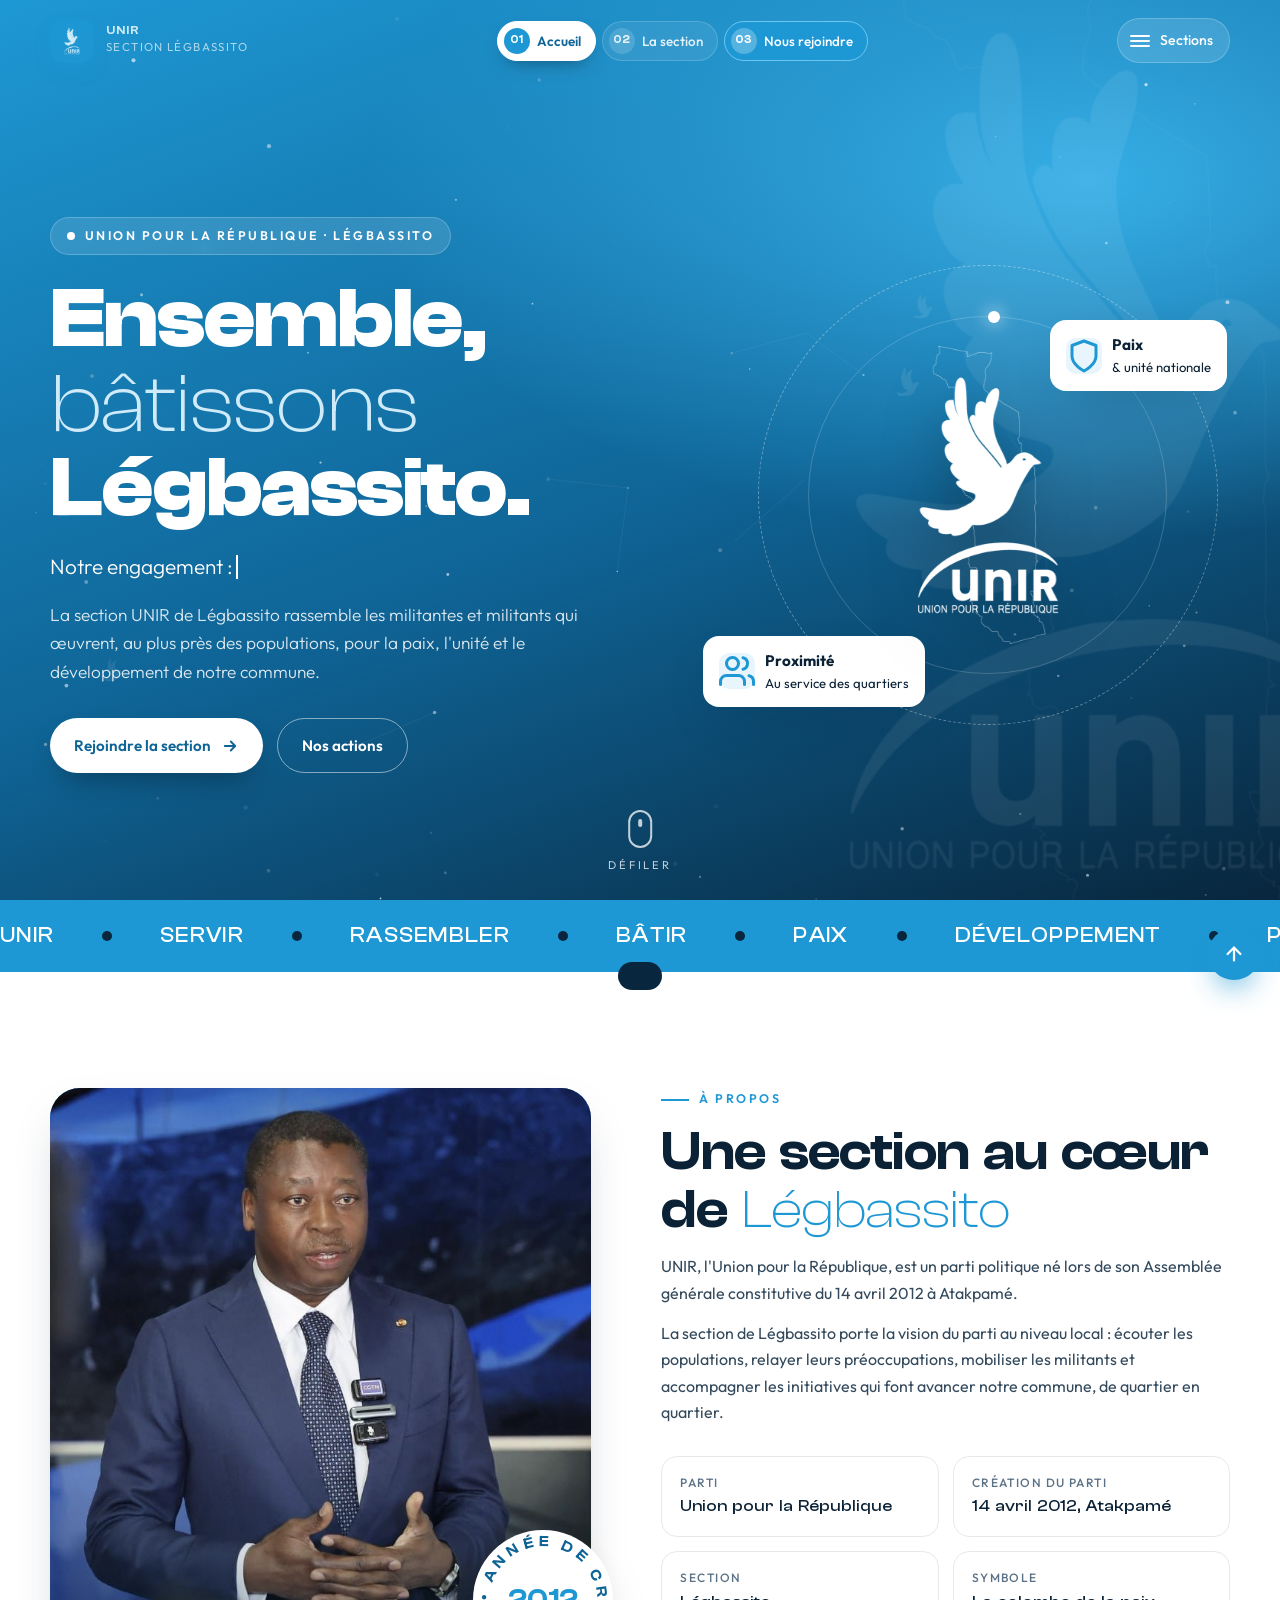
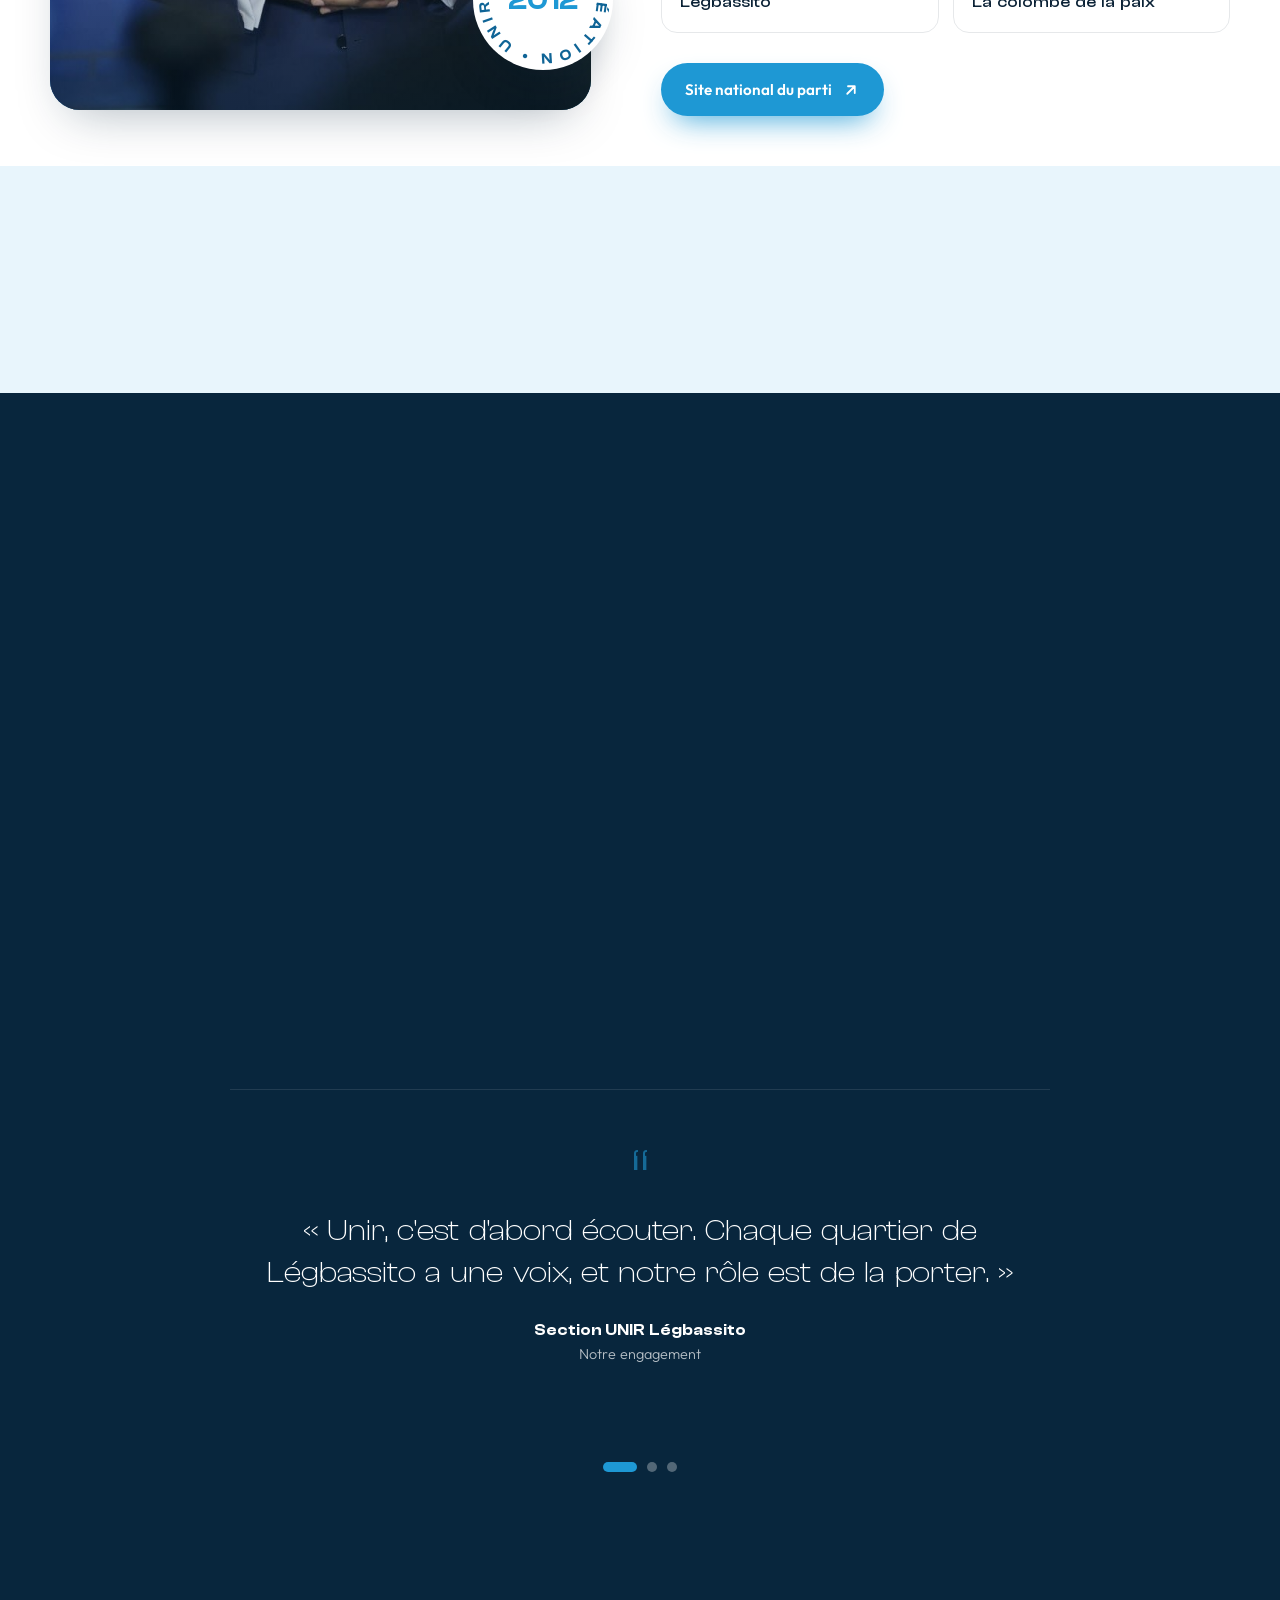
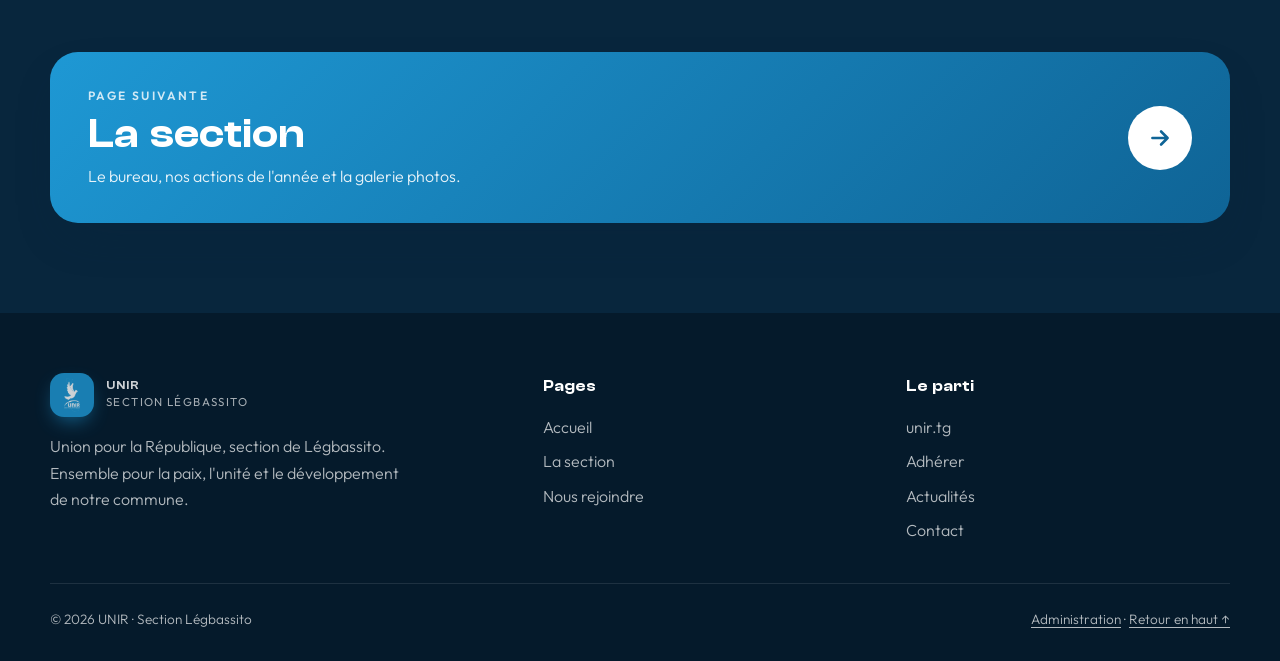
<file: index.html>
<!doctype html>
<html lang="fr">
<head>
<meta charset="utf-8">
<meta name="viewport" content="width=device-width, initial-scale=1, viewport-fit=cover">
<title>UNIR · Section Légbassito</title>
<meta name="description" content="Site officiel de la section UNIR (Union pour la République) de Légbassito : notre engagement, nos valeurs et nos chiffres clés.">
<meta property="og:title" content="UNIR · Section Légbassito">
<meta property="og:description" content="Site officiel de la section UNIR (Union pour la République) de Légbassito : notre engagement, nos valeurs et nos chiffres clés.">
<meta property="og:image" content="assets/logo.png">
<meta name="theme-color" content="#1E98D4">
<link rel="icon" href="assets/logo.png">
<link rel="preload" href="assets/fonts/ClashDisplay-Variable.woff2" as="font" type="font/woff2" crossorigin>
<link rel="preload" href="assets/fonts/Outfit-Variable.woff2" as="font" type="font/woff2" crossorigin>
<link rel="stylesheet" href="style.css">
</head>
<body data-page="accueil">

<!-- Écran de chargement -->
<div id="loader" aria-hidden="true">
  <div class="ld">
    <img src="assets/logo-blanc.png" alt="">
    <div class="bar"><i></i></div>
    <small>SECTION LÉGBASSITO</small>
  </div>
</div>

<!-- Tout le contenu est chargé depuis le dossier content/ (modifiable dans /admin) -->
<div id="app"></div>

<noscript><p style="padding:120px 20px;text-align:center;font-family:sans-serif">Activez JavaScript pour afficher le site de la section UNIR Légbassito.</p></noscript>
<script src="script.js"></script>
</body>
</html>
</file>
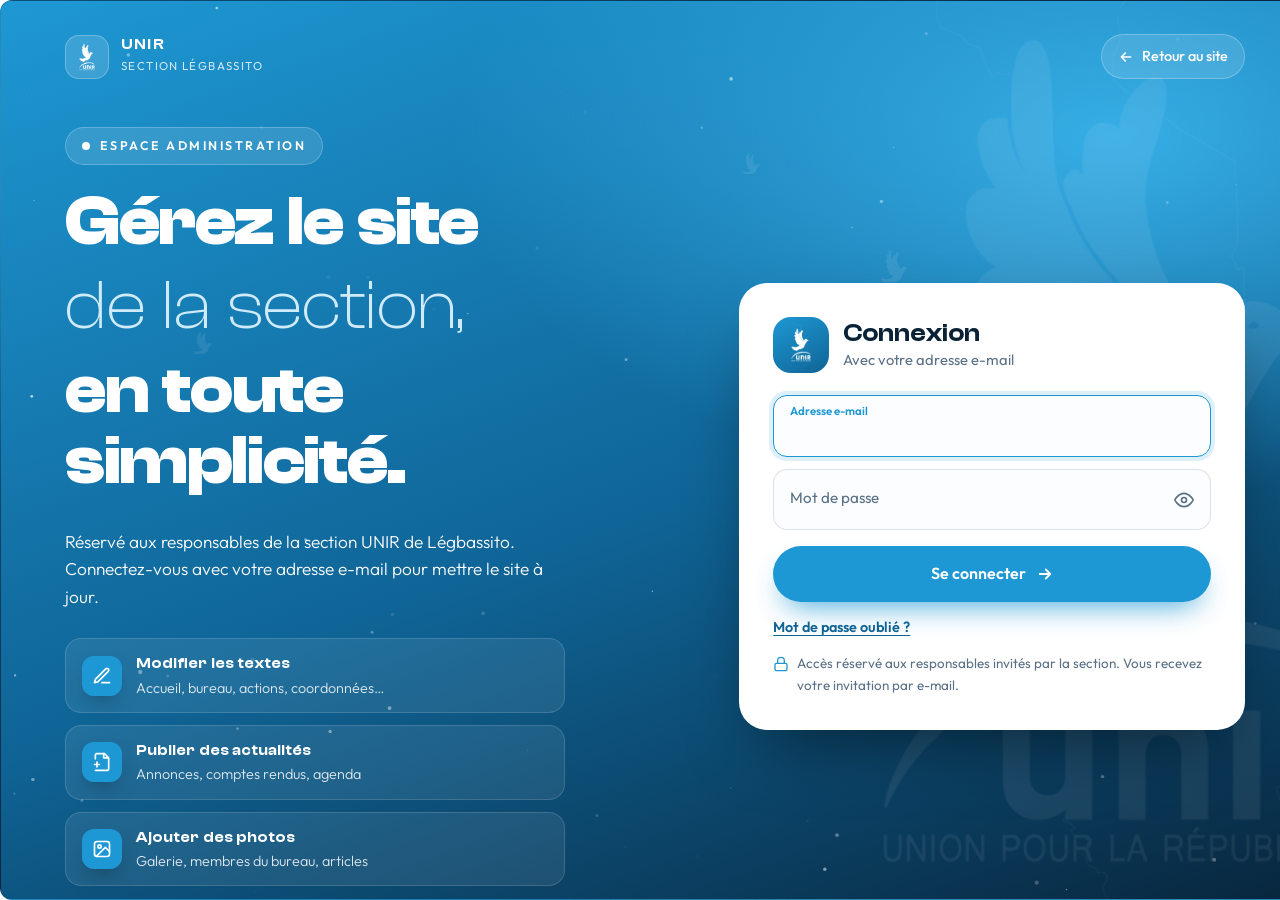
<file: admin/index.html>
<!doctype html>
<html lang="fr">
<head>
<meta charset="utf-8">
<meta name="viewport" content="width=device-width, initial-scale=1, viewport-fit=cover">
<meta name="robots" content="noindex, nofollow">
<title>Administration · UNIR Légbassito</title>
<link rel="icon" href="../assets/logo.png">
<link rel="stylesheet" href="login.css">
<link rel="stylesheet" href="app.css">
</head>
<body>

<div id="unir-login" role="dialog" aria-modal="true" aria-labelledby="ul-title">
  <canvas id="ul-sky"></canvas>
  <img class="ul-map" src="../assets/logo-blanc.png" alt="" aria-hidden="true">
  <div class="ul-wrap">
    <div class="ul-top">
      <a href="../" class="ul-brand" aria-label="Retour au site">
        <span class="ul-mark"><img src="../assets/logo-blanc.png" alt=""></span>
        <span><b>UNIR</b><small>Section Légbassito</small></span>
      </a>
      <a href="../" class="ul-back"><svg viewBox="0 0 24 24" fill="none" stroke="currentColor" stroke-width="2.4" stroke-linecap="round" stroke-linejoin="round"><path d="M19 12H5M11 18l-6-6 6-6"/></svg><span>Retour au site</span></a>
    </div>

    <div class="ul-grid">
      <div>
        <span class="ul-eyebrow ul-fade"><i></i>Espace administration</span>
        <h1 id="ul-title">
          <span><span>Gérez le site</span></span>
          <span><span><em>de la section,</em></span></span>
          <span><span>en toute simplicité.</span></span>
        </h1>
        <p class="ul-lead ul-fade d1">Réservé aux responsables de la section UNIR de Légbassito. Connectez-vous avec votre adresse e-mail pour mettre le site à jour.</p>
        <ul class="ul-feats ul-fade d2">
          <li><span class="ic"><svg viewBox="0 0 24 24" fill="none" stroke="currentColor" stroke-width="2" stroke-linecap="round" stroke-linejoin="round"><path d="M12 20h9"/><path d="M16.5 3.5a2.1 2.1 0 0 1 3 3L7 19l-4 1 1-4z"/></svg></span><span><b>Modifier les textes</b><small>Accueil, bureau, actions, coordonnées…</small></span></li>
          <li><span class="ic"><svg viewBox="0 0 24 24" fill="none" stroke="currentColor" stroke-width="2" stroke-linecap="round" stroke-linejoin="round"><path d="M4 22h14a2 2 0 0 0 2-2V7l-5-5H6a2 2 0 0 0-2 2v4"/><path d="M14 2v5h5M3 15h6M6 12v6"/></svg></span><span><b>Publier des actualités</b><small>Annonces, comptes rendus, agenda</small></span></li>
          <li><span class="ic"><svg viewBox="0 0 24 24" fill="none" stroke="currentColor" stroke-width="2" stroke-linecap="round" stroke-linejoin="round"><rect x="3" y="3" width="18" height="18" rx="3"/><circle cx="9" cy="9" r="2"/><path d="m21 15-5-5L5 21"/></svg></span><span><b>Ajouter des photos</b><small>Galerie, membres du bureau, articles</small></span></li>
        </ul>
      </div>

      <div class="ul-card ul-fade d3">
        <div class="ul-card-h">
          <span class="ul-dove"><img src="../assets/logo-blanc.png" alt=""></span>
          <div><h2 id="ul-h">Connexion</h2><p id="ul-hp">Avec votre adresse e-mail</p></div>
        </div>

        <!-- Chargement -->
        <div class="ul-view ul-loading" data-view="loading" aria-live="polite"><span class="ul-spin"></span><span id="ul-loading-txt">Chargement…</span></div>

        <!-- Connexion -->
        <form class="ul-view" data-view="login" novalidate>
          <div class="ul-field"><input id="ul-email" name="email" type="email" placeholder=" " autocomplete="username" required><label for="ul-email">Adresse e-mail</label></div>
          <div class="ul-field pw"><input id="ul-pw" name="password" type="password" placeholder=" " autocomplete="current-password" required><label for="ul-pw">Mot de passe</label><button type="button" class="ul-eye" aria-label="Afficher le mot de passe"><svg viewBox="0 0 24 24" fill="none" stroke="currentColor" stroke-width="2" stroke-linecap="round" stroke-linejoin="round"><path d="M1 12s4-8 11-8 11 8 11 8-4 8-11 8-11-8-11-8z"/><circle cx="12" cy="12" r="3"/></svg></button></div>
          <button class="ul-btn" type="submit">Se connecter <svg viewBox="0 0 24 24" fill="none" stroke="currentColor" stroke-width="2.4" stroke-linecap="round" stroke-linejoin="round"><path d="M5 12h14M13 6l6 6-6 6"/></svg></button>
          <p class="ul-msg" role="alert"></p>
          <div class="ul-row"><a class="ul-a" data-go="forgot">Mot de passe oublié ?</a></div>
          <p class="ul-note"><svg viewBox="0 0 24 24" fill="none" stroke="currentColor" stroke-width="2" stroke-linecap="round" stroke-linejoin="round"><rect x="3" y="11" width="18" height="11" rx="2"/><path d="M7 11V7a5 5 0 0 1 10 0v4"/></svg>Accès réservé aux responsables invités par la section. Vous recevez votre invitation par e-mail.</p>
        </form>

        <!-- Mot de passe oublié -->
        <form class="ul-view" data-view="forgot" novalidate>
          <p class="ul-p">Indiquez votre adresse e-mail : vous recevrez un lien pour choisir un nouveau mot de passe.</p>
          <div class="ul-field"><input id="ul-email2" type="email" placeholder=" " autocomplete="username" required><label for="ul-email2">Adresse e-mail</label></div>
          <button class="ul-btn" type="submit">Recevoir le lien <svg viewBox="0 0 24 24" fill="none" stroke="currentColor" stroke-width="2.4" stroke-linecap="round" stroke-linejoin="round"><path d="M5 12h14M13 6l6 6-6 6"/></svg></button>
          <p class="ul-msg" role="alert"></p>
          <div class="ul-ok" hidden><svg viewBox="0 0 24 24" fill="none" stroke="currentColor" stroke-width="2.4" stroke-linecap="round" stroke-linejoin="round"><path d="M20 6 9 17l-5-5"/></svg><span>Si un compte existe pour cette adresse, un e-mail vient d'être envoyé. Ouvrez-le et cliquez sur le lien (pensez à regarder dans les courriers indésirables).</span></div>
          <div class="ul-row"><a class="ul-a" data-go="login">← Retour à la connexion</a></div>
        </form>

        <!-- Invitation : création du mot de passe -->
        <form class="ul-view" data-view="invite" novalidate>
          <p class="ul-p">Vous avez été invité·e à administrer le site. Choisissez votre mot de passe pour activer votre compte.</p>
          <div class="ul-field pw"><input id="ul-new1" type="password" placeholder=" " autocomplete="new-password" required><label for="ul-new1">Mot de passe (8 caractères minimum)</label><button type="button" class="ul-eye" aria-label="Afficher le mot de passe"><svg viewBox="0 0 24 24" fill="none" stroke="currentColor" stroke-width="2" stroke-linecap="round" stroke-linejoin="round"><path d="M1 12s4-8 11-8 11 8 11 8-4 8-11 8-11-8-11-8z"/><circle cx="12" cy="12" r="3"/></svg></button></div>
          <div class="ul-field pw"><input id="ul-new2" type="password" placeholder=" " autocomplete="new-password" required><label for="ul-new2">Confirmez le mot de passe</label><button type="button" class="ul-eye" aria-label="Afficher le mot de passe"><svg viewBox="0 0 24 24" fill="none" stroke="currentColor" stroke-width="2" stroke-linecap="round" stroke-linejoin="round"><path d="M1 12s4-8 11-8 11 8 11 8-4 8-11 8-11-8-11-8z"/><circle cx="12" cy="12" r="3"/></svg></button></div>
          <button class="ul-btn" type="submit">Activer mon compte <svg viewBox="0 0 24 24" fill="none" stroke="currentColor" stroke-width="2.4" stroke-linecap="round" stroke-linejoin="round"><path d="M5 12h14M13 6l6 6-6 6"/></svg></button>
          <p class="ul-msg" role="alert"></p>
        </form>

        <!-- Récupération : nouveau mot de passe -->
        <form class="ul-view" data-view="reset" novalidate>
          <p class="ul-p">Choisissez votre nouveau mot de passe.</p>
          <div class="ul-field pw"><input id="ul-new3" type="password" placeholder=" " autocomplete="new-password" required><label for="ul-new3">Nouveau mot de passe (8 caractères minimum)</label><button type="button" class="ul-eye" aria-label="Afficher le mot de passe"><svg viewBox="0 0 24 24" fill="none" stroke="currentColor" stroke-width="2" stroke-linecap="round" stroke-linejoin="round"><path d="M1 12s4-8 11-8 11 8 11 8-4 8-11 8-11-8-11-8z"/><circle cx="12" cy="12" r="3"/></svg></button></div>
          <div class="ul-field pw"><input id="ul-new4" type="password" placeholder=" " autocomplete="new-password" required><label for="ul-new4">Confirmez le mot de passe</label><button type="button" class="ul-eye" aria-label="Afficher le mot de passe"><svg viewBox="0 0 24 24" fill="none" stroke="currentColor" stroke-width="2" stroke-linecap="round" stroke-linejoin="round"><path d="M1 12s4-8 11-8 11 8 11 8-4 8-11 8-11-8-11-8z"/><circle cx="12" cy="12" r="3"/></svg></button></div>
          <button class="ul-btn" type="submit">Enregistrer <svg viewBox="0 0 24 24" fill="none" stroke="currentColor" stroke-width="2.4" stroke-linecap="round" stroke-linejoin="round"><path d="M5 12h14M13 6l6 6-6 6"/></svg></button>
          <p class="ul-msg" role="alert"></p>
        </form>
      </div>
    </div>

    <div class="ul-foot"><span>© UNIR · Section Légbassito</span></div>
  </div>
</div>

<!-- Tableau de bord (affiché après connexion) -->
<div id="app"></div>

<script src="../assets/vendor/gotrue.js"></script>
<script src="../assets/vendor/marked.min.js"></script>
<script src="schemas.js"></script>
<script src="imageeditor.js"></script>
<script src="app.js"></script>
<script src="login.js"></script>
</body>
</html>
</file>
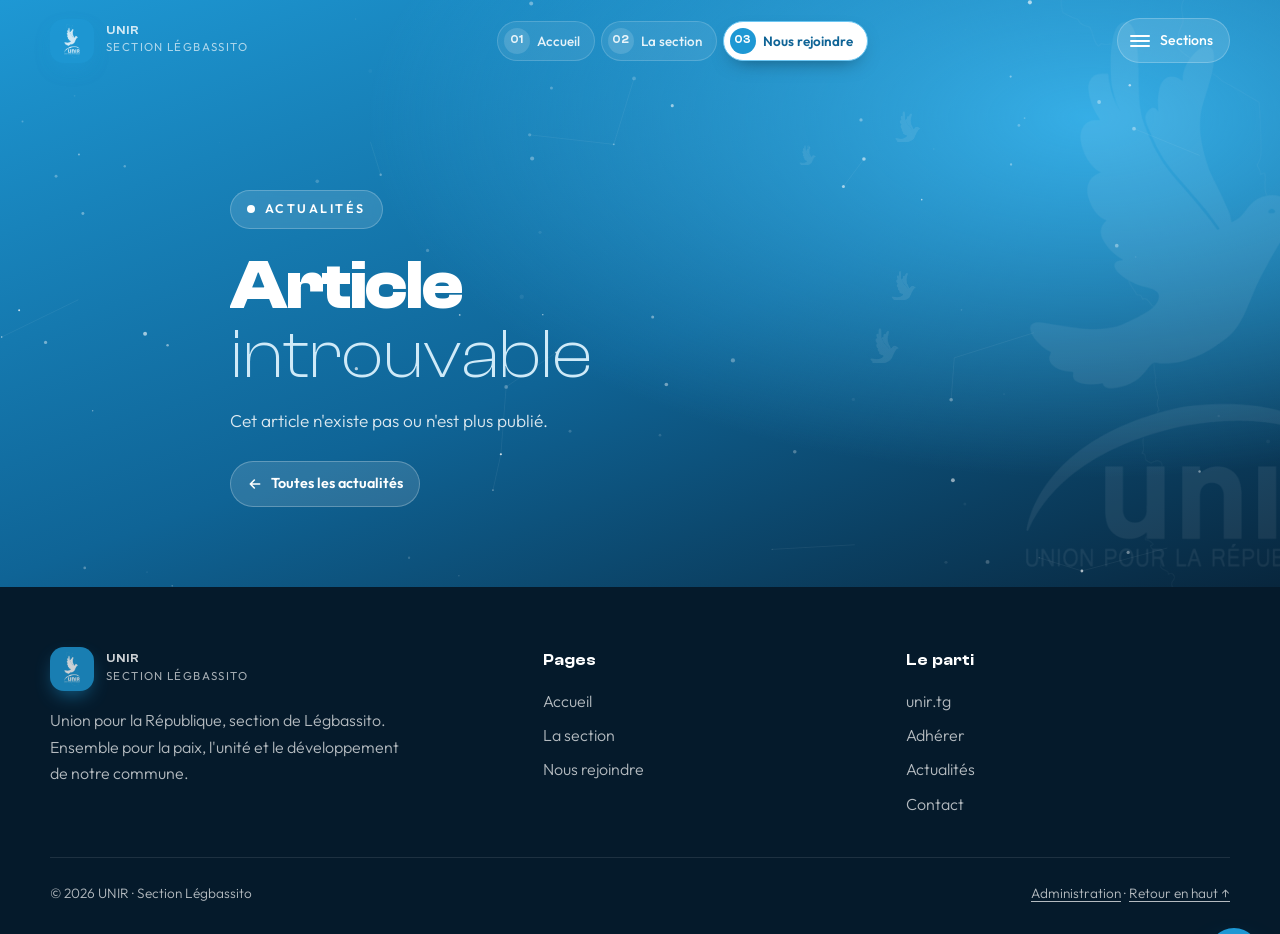
<file: article.html>
<!doctype html>
<html lang="fr">
<head>
<meta charset="utf-8">
<meta name="viewport" content="width=device-width, initial-scale=1, viewport-fit=cover">
<title>Actualité · UNIR Légbassito</title>
<meta name="description" content="Actualité de la section UNIR de Légbassito.">
<meta property="og:title" content="Actualité · UNIR Légbassito">
<meta property="og:description" content="Actualité de la section UNIR de Légbassito.">
<meta property="og:image" content="assets/logo.png">
<meta name="theme-color" content="#1E98D4">
<link rel="icon" href="assets/logo.png">
<link rel="preload" href="assets/fonts/ClashDisplay-Variable.woff2" as="font" type="font/woff2" crossorigin>
<link rel="preload" href="assets/fonts/Outfit-Variable.woff2" as="font" type="font/woff2" crossorigin>
<link rel="stylesheet" href="style.css">
</head>
<body data-page="article">

<!-- Écran de chargement -->
<div id="loader" aria-hidden="true">
  <div class="ld">
    <img src="assets/logo-blanc.png" alt="">
    <div class="bar"><i></i></div>
    <small>SECTION LÉGBASSITO</small>
  </div>
</div>

<!-- Tout le contenu est chargé depuis le dossier content/ (modifiable dans /admin) -->
<div id="app"></div>

<noscript><p style="padding:120px 20px;text-align:center;font-family:sans-serif">Activez JavaScript pour afficher le site de la section UNIR Légbassito.</p></noscript>
<script src="assets/vendor/marked.min.js"></script>
<script src="script.js"></script>
</body>
</html>
</file>
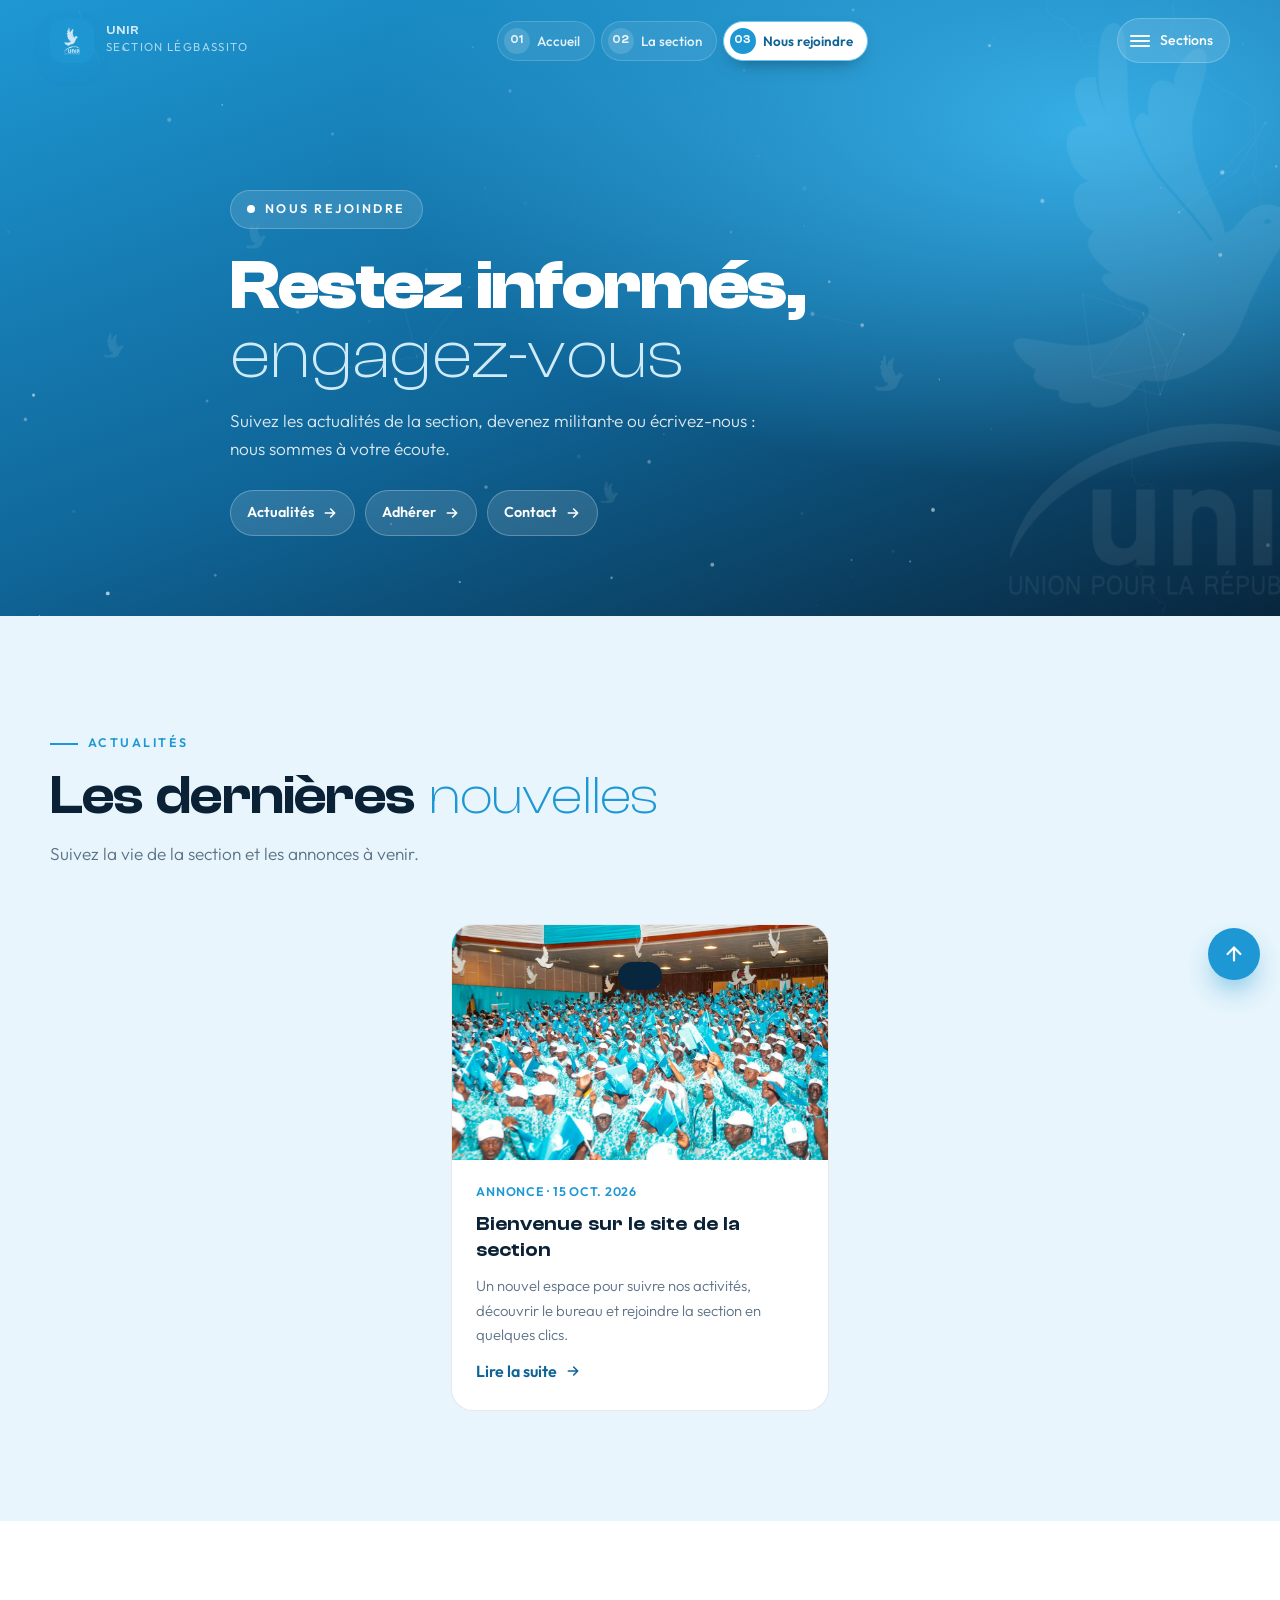
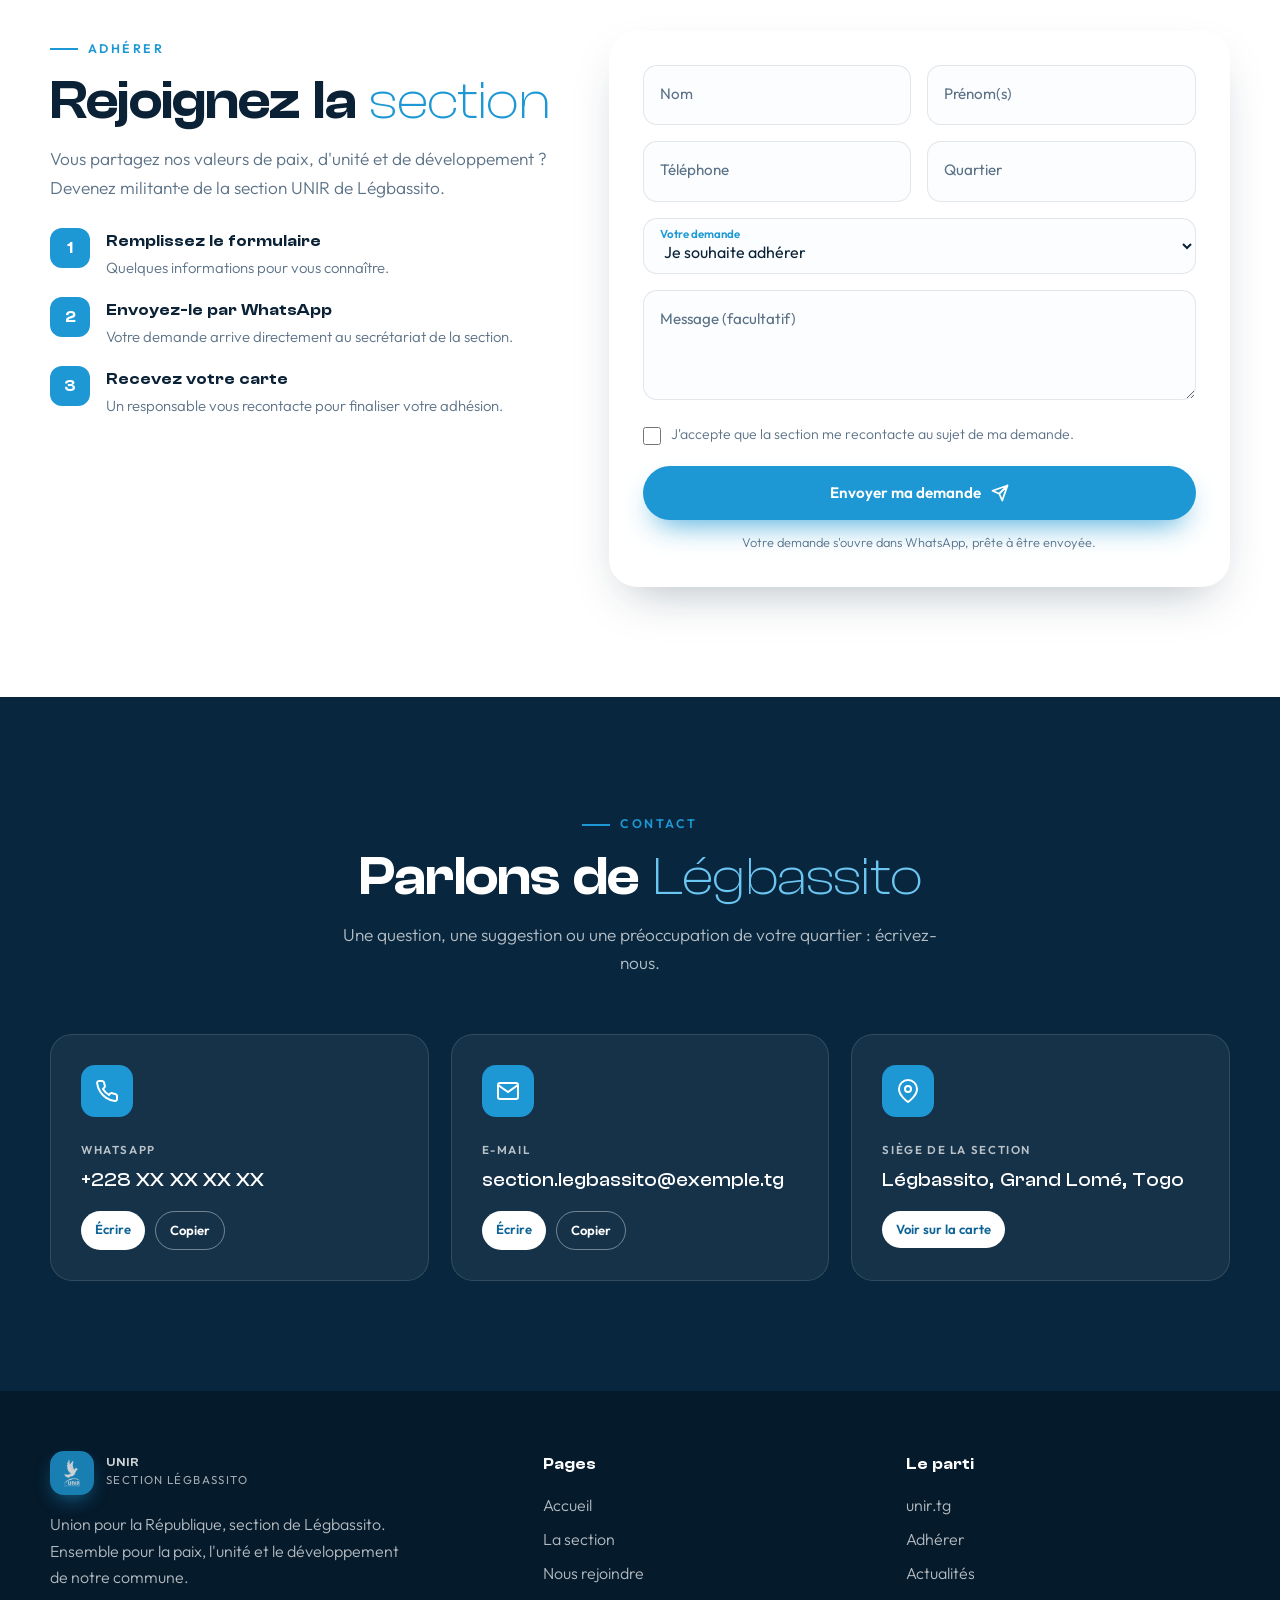
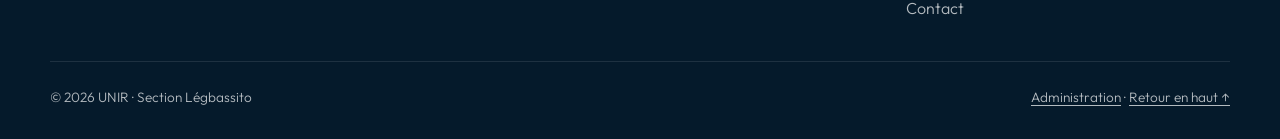
<file: rejoindre.html>
<!doctype html>
<html lang="fr">
<head>
<meta charset="utf-8">
<meta name="viewport" content="width=device-width, initial-scale=1, viewport-fit=cover">
<title>Nous rejoindre · UNIR Légbassito</title>
<meta name="description" content="Actualités, adhésion et contact de la section UNIR de Légbassito.">
<meta property="og:title" content="Nous rejoindre · UNIR Légbassito">
<meta property="og:description" content="Actualités, adhésion et contact de la section UNIR de Légbassito.">
<meta property="og:image" content="assets/logo.png">
<meta name="theme-color" content="#1E98D4">
<link rel="icon" href="assets/logo.png">
<link rel="preload" href="assets/fonts/ClashDisplay-Variable.woff2" as="font" type="font/woff2" crossorigin>
<link rel="preload" href="assets/fonts/Outfit-Variable.woff2" as="font" type="font/woff2" crossorigin>
<link rel="stylesheet" href="style.css">
</head>
<body data-page="rejoindre">

<!-- Écran de chargement -->
<div id="loader" aria-hidden="true">
  <div class="ld">
    <img src="assets/logo-blanc.png" alt="">
    <div class="bar"><i></i></div>
    <small>SECTION LÉGBASSITO</small>
  </div>
</div>

<!-- Tout le contenu est chargé depuis le dossier content/ (modifiable dans /admin) -->
<div id="app"></div>

<noscript><p style="padding:120px 20px;text-align:center;font-family:sans-serif">Activez JavaScript pour afficher le site de la section UNIR Légbassito.</p></noscript>
<script src="script.js"></script>
</body>
</html>
</file>
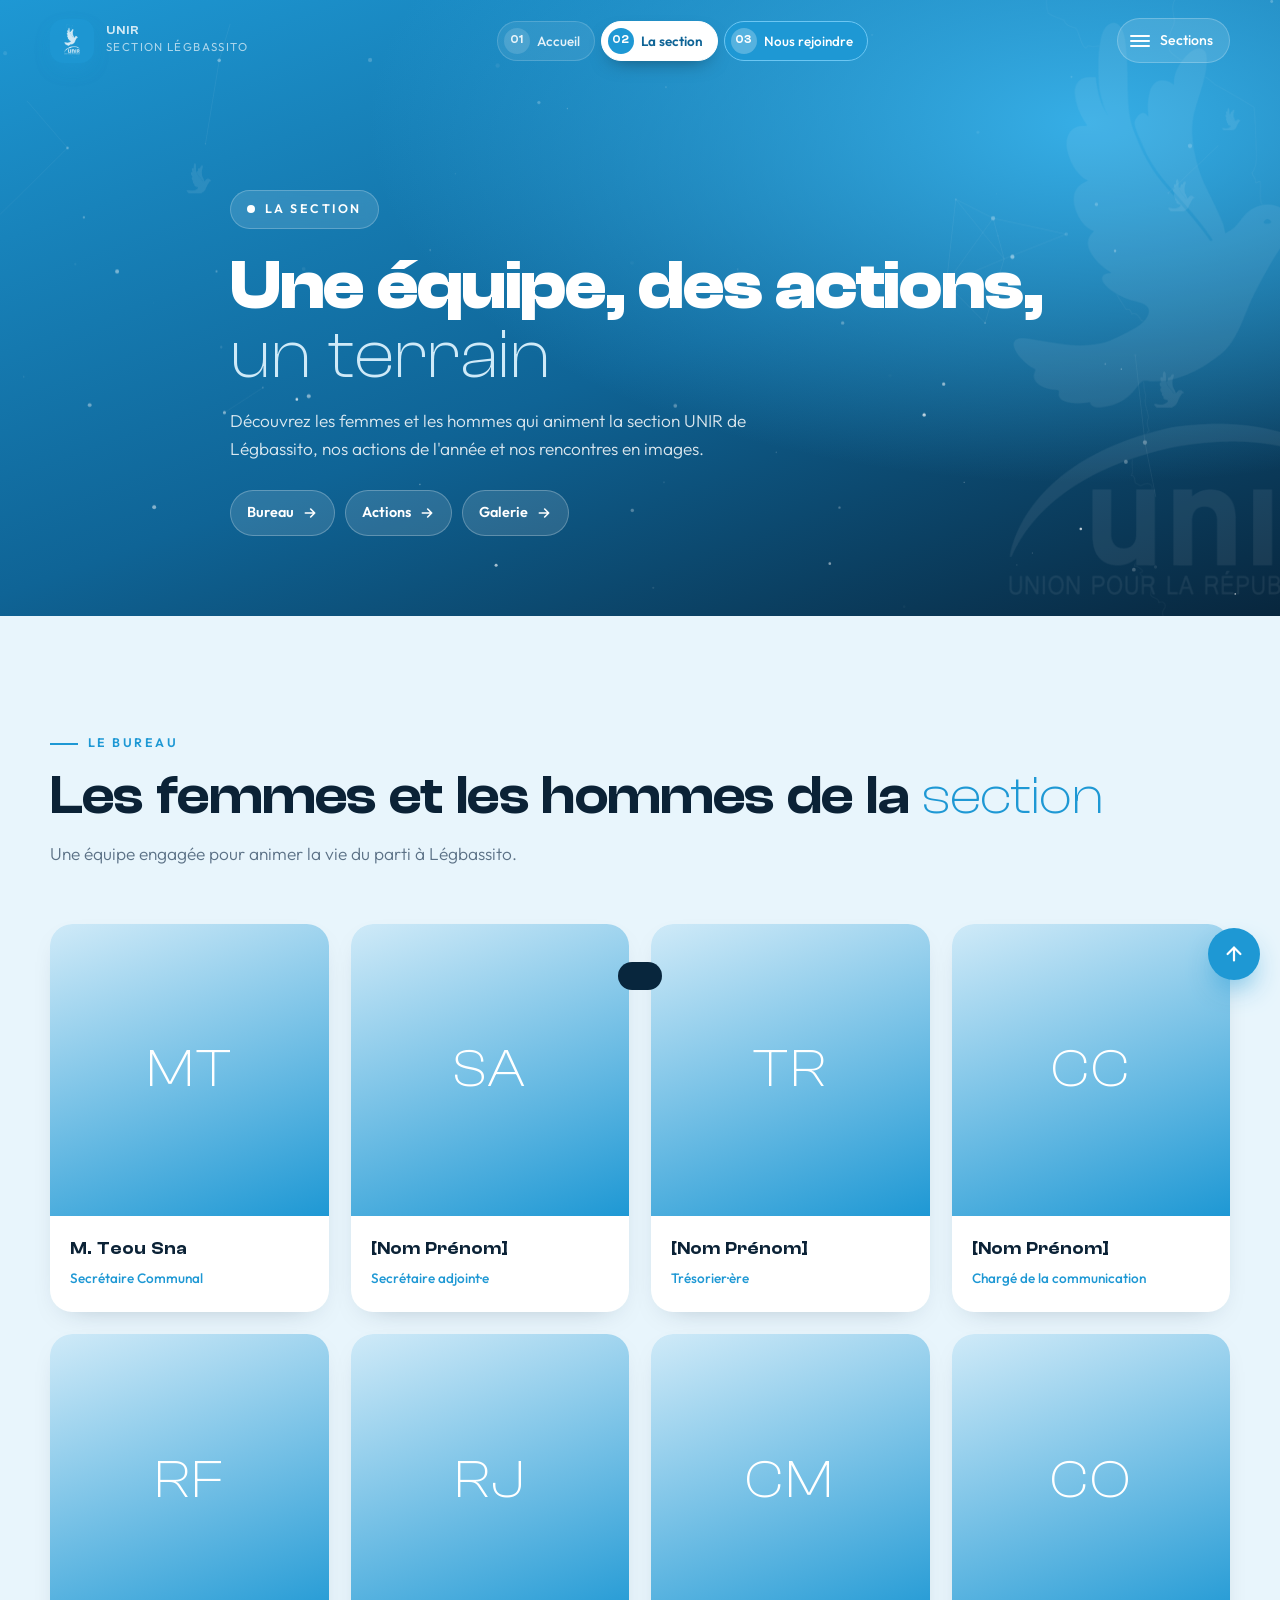
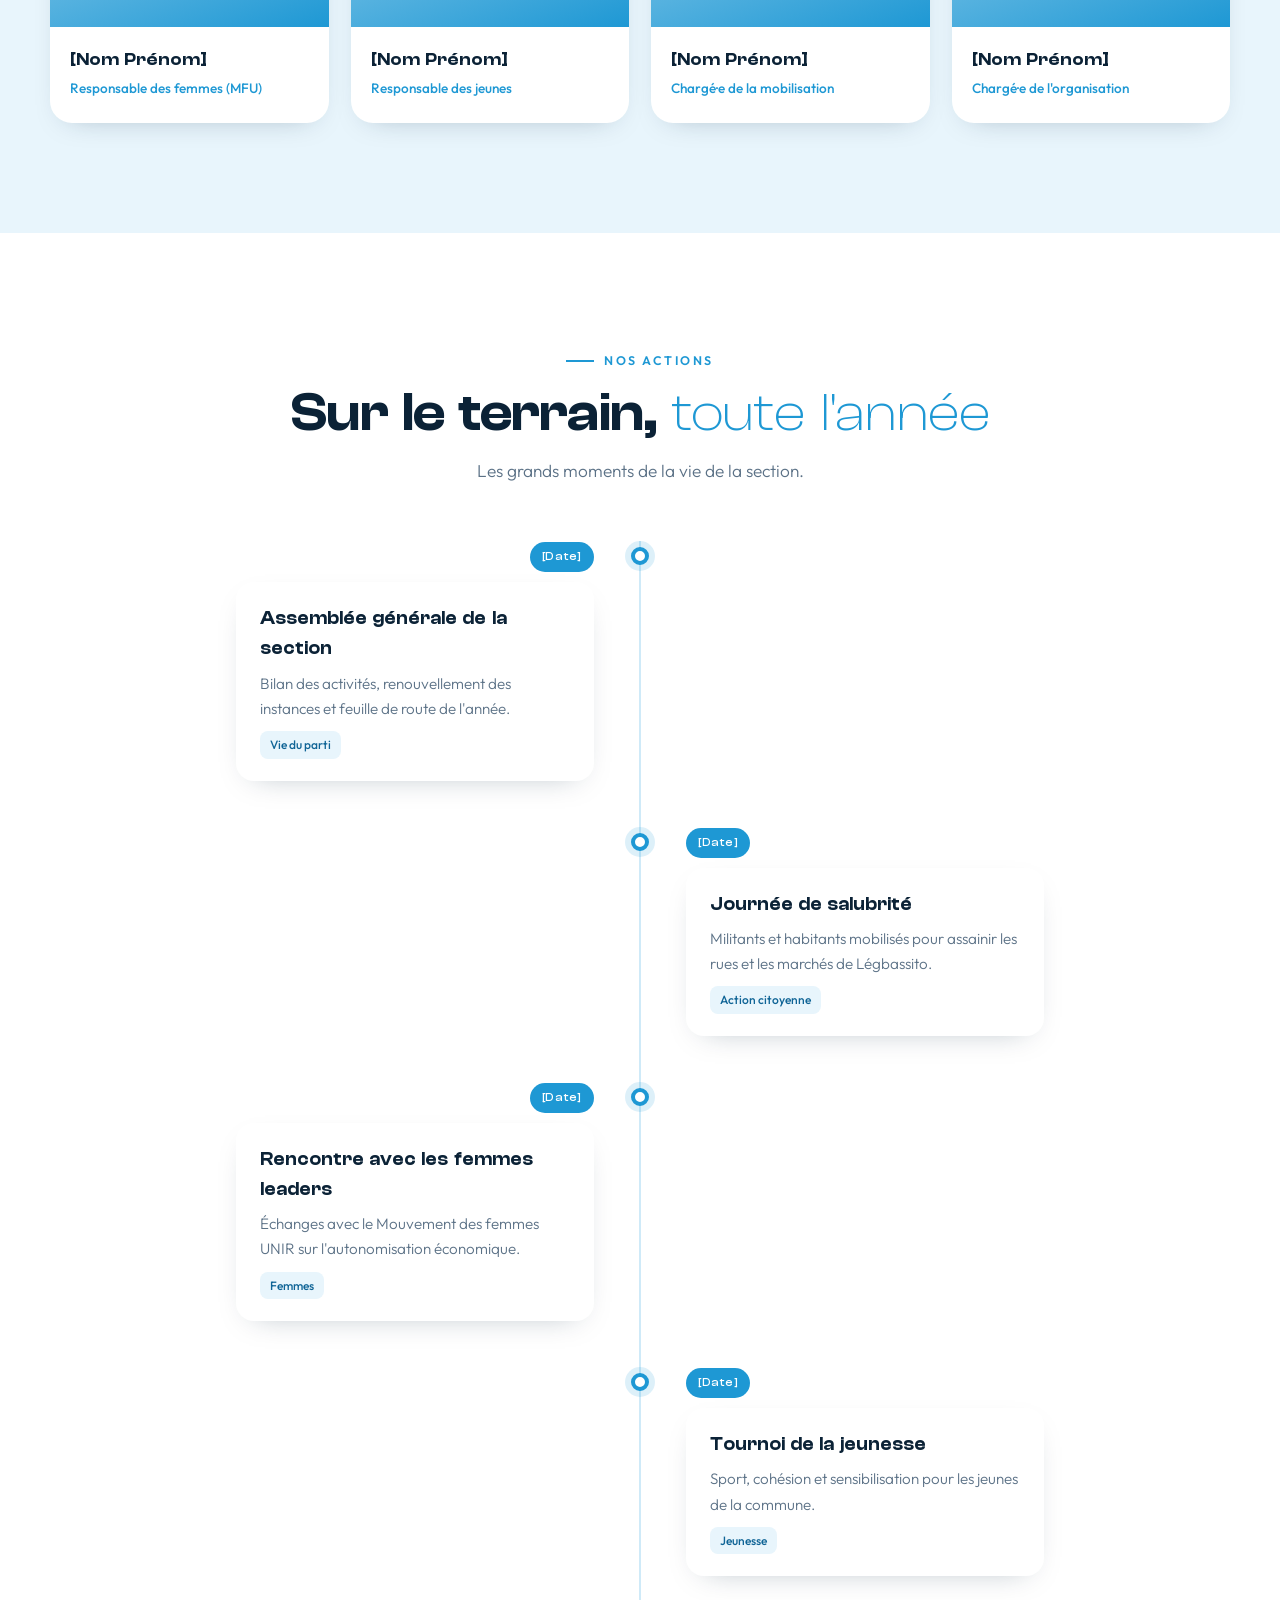
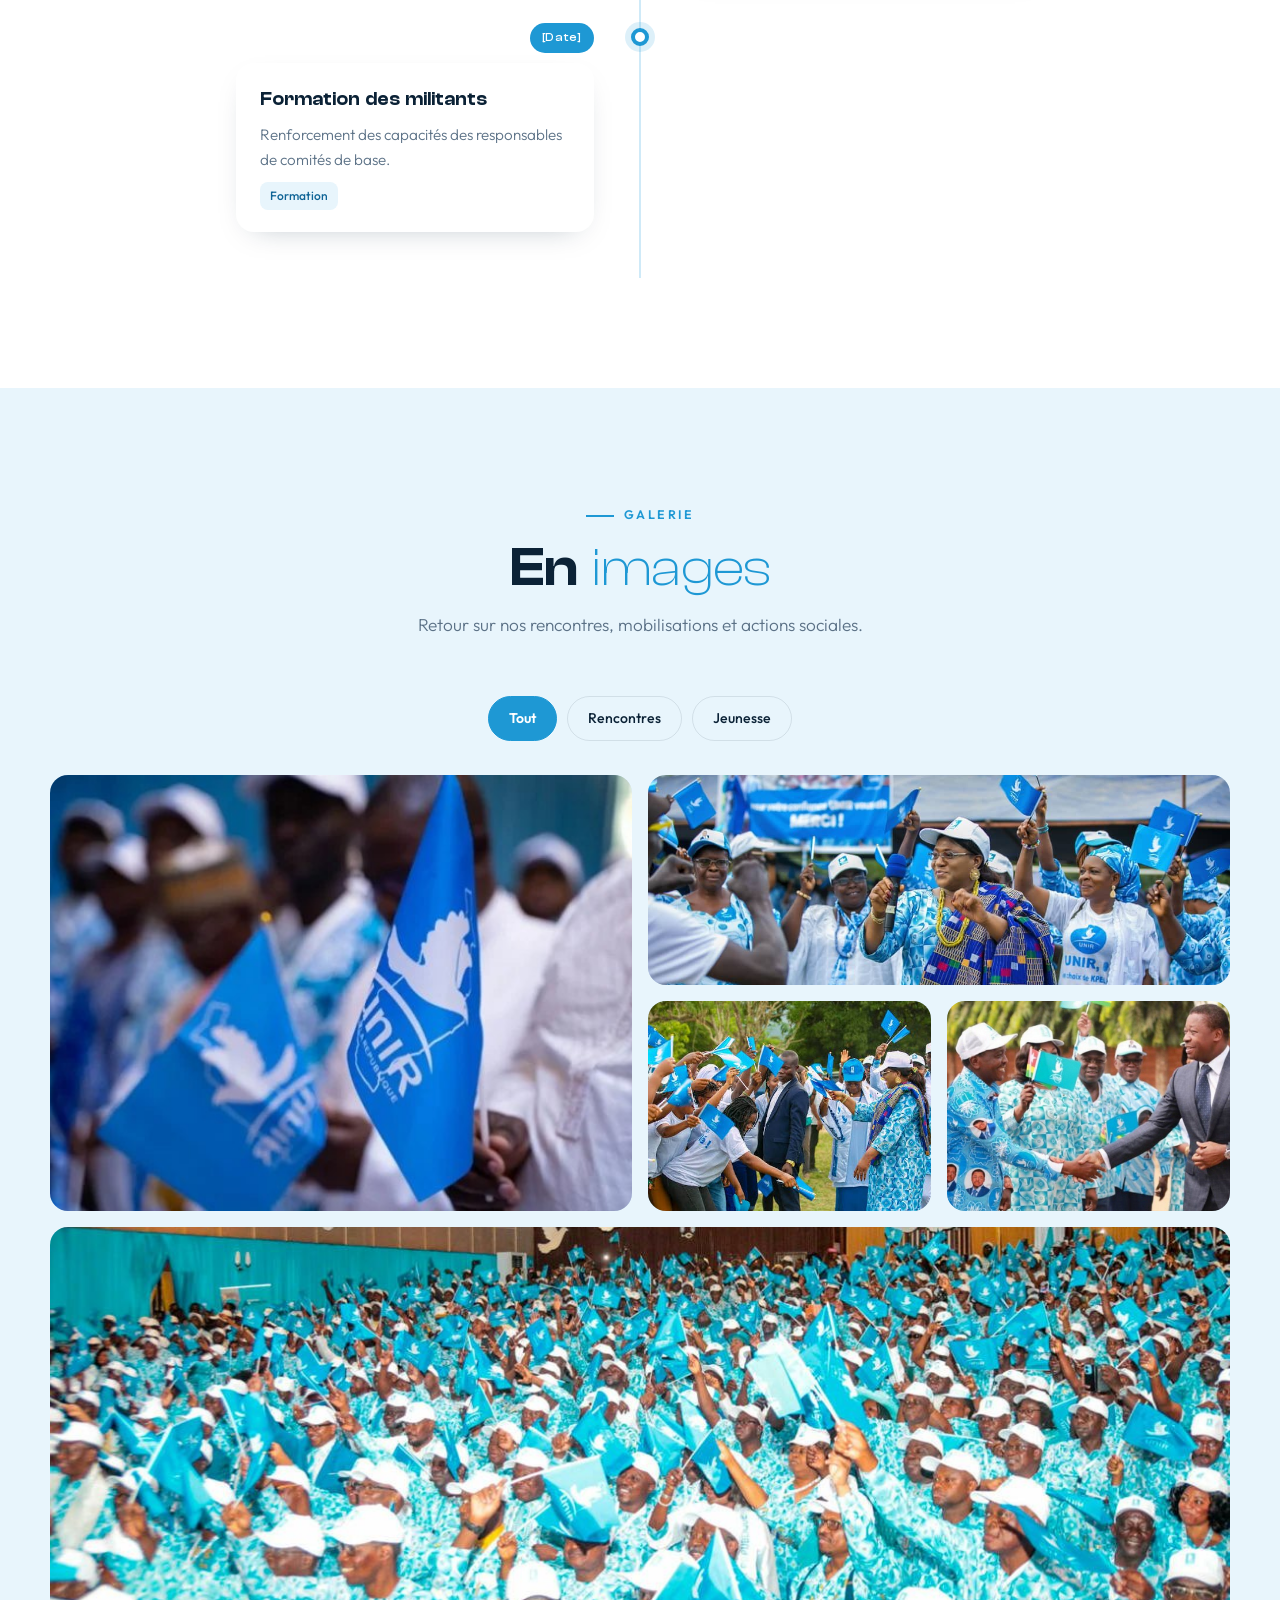
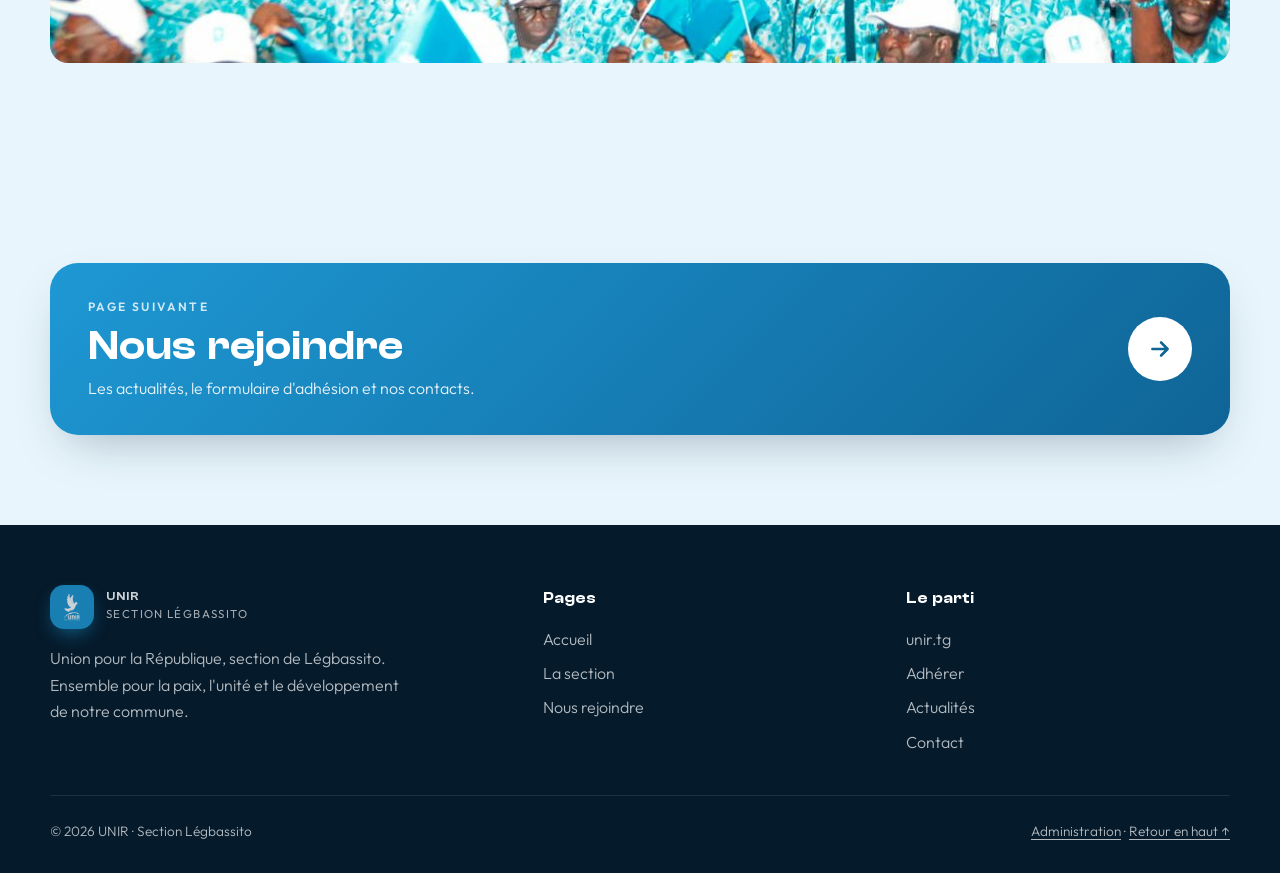
<file: section.html>
<!doctype html>
<html lang="fr">
<head>
<meta charset="utf-8">
<meta name="viewport" content="width=device-width, initial-scale=1, viewport-fit=cover">
<title>La section · UNIR Légbassito</title>
<meta name="description" content="Le bureau, les actions et la galerie de la section UNIR de Légbassito.">
<meta property="og:title" content="La section · UNIR Légbassito">
<meta property="og:description" content="Le bureau, les actions et la galerie de la section UNIR de Légbassito.">
<meta property="og:image" content="assets/logo.png">
<meta name="theme-color" content="#1E98D4">
<link rel="icon" href="assets/logo.png">
<link rel="preload" href="assets/fonts/ClashDisplay-Variable.woff2" as="font" type="font/woff2" crossorigin>
<link rel="preload" href="assets/fonts/Outfit-Variable.woff2" as="font" type="font/woff2" crossorigin>
<link rel="stylesheet" href="style.css">
</head>
<body data-page="section">

<!-- Écran de chargement -->
<div id="loader" aria-hidden="true">
  <div class="ld">
    <img src="assets/logo-blanc.png" alt="">
    <div class="bar"><i></i></div>
    <small>SECTION LÉGBASSITO</small>
  </div>
</div>

<!-- Tout le contenu est chargé depuis le dossier content/ (modifiable dans /admin) -->
<div id="app"></div>

<noscript><p style="padding:120px 20px;text-align:center;font-family:sans-serif">Activez JavaScript pour afficher le site de la section UNIR Légbassito.</p></noscript>
<script src="script.js"></script>
</body>
</html>
</file>
<file: style.css>
/* Polices : Clash Display (titres, chiffres, noms) + Outfit (textes) — fichiers dans assets/fonts */
@font-face{font-family:"Clash Display";src:url("assets/fonts/ClashDisplay-Variable.woff2") format("woff2");font-weight:200 700;font-style:normal;font-display:swap}
@font-face{font-family:"Outfit";src:url("assets/fonts/Outfit-Variable.woff2") format("woff2");font-weight:100 900;font-style:normal;font-display:swap}
:root{
  --blue:#1E98D4;        /* bleu du logo */
  --blue-600:#1580B8;
  --blue-700:#0F6496;
  --navy:#08263D;
  --navy-2:#0C3352;
  --sky:#E8F5FC;
  --sky-2:#CFEAF8;
  --white:#fff;
  --ink:#0B2236;
  --muted:#5B7186;
  --line:rgba(11,34,54,.1);
  --radius:22px;
  --shadow:0 20px 50px -20px rgba(8,38,61,.35);
  --display:"Clash Display","Outfit",system-ui,sans-serif;
  --sans:"Outfit",system-ui,-apple-system,"Segoe UI",Roboto,sans-serif;
  --ease:cubic-bezier(.2,.8,.2,1);
}
*{box-sizing:border-box;margin:0;padding:0}
html{scroll-behavior:smooth;scroll-padding-top:96px;overflow-x:hidden}
body{font-family:var(--sans);font-weight:400;color:var(--ink);background:var(--white);line-height:1.65;overflow-x:hidden;-webkit-font-smoothing:antialiased}
img{max-width:100%;display:block}
a{color:inherit;text-decoration:none}
button,input,select,textarea{font:inherit;cursor:pointer;border:0;background:none;color:inherit}
.container{width:min(1180px,100% - 32px);margin-inline:auto}
::selection{background:var(--blue);color:#fff}

/* ---------- Preloader ---------- */
#loader{position:fixed;inset:0;z-index:999;background:var(--blue);display:grid;place-items:center;transition:opacity .7s var(--ease),visibility .7s}
#loader.done{opacity:0;visibility:hidden}
#loader .ld{display:flex;flex-direction:column;align-items:center;gap:22px}
#loader img{width:86px;animation:float 1.6s ease-in-out infinite}
#loader .bar{width:160px;height:3px;background:rgba(255,255,255,.25);border-radius:9px;overflow:hidden}
#loader .bar i{display:block;height:100%;width:0;background:#fff;animation:load 1.3s var(--ease) forwards}
#loader small{color:#fff;letter-spacing:.3em;font-size:.72rem;font-weight:700}
@keyframes load{to{width:100%}}
@keyframes float{0%,100%{transform:translateY(0)}50%{transform:translateY(-10px)}}

/* ---------- Progress + cursor glow ---------- */
#progress{position:fixed;top:0;left:0;height:3px;width:0;z-index:200;background:linear-gradient(90deg,#fff,var(--sky-2),var(--blue));box-shadow:0 0 12px var(--blue)}
#glow{position:fixed;width:420px;height:420px;border-radius:50%;pointer-events:none;z-index:0;background:radial-gradient(circle,rgba(30,152,212,.16),transparent 65%);transform:translate(-50%,-50%);transition:opacity .4s;opacity:0}
@media (hover:hover){#glow{opacity:1}}

/* ---------- Nav ---------- */
header.nav{position:fixed;inset:0 0 auto;z-index:100;transition:background .4s,box-shadow .4s,padding .4s;padding:18px 0}
header.nav.scrolled{background:rgba(8,38,61,.82);backdrop-filter:blur(14px);-webkit-backdrop-filter:blur(14px);box-shadow:0 10px 30px -15px rgba(0,0,0,.5);padding:10px 0}
.nav .row{display:flex;align-items:center;justify-content:space-between;gap:20px}
.brand{display:flex;align-items:center;gap:12px;color:#fff}
.brand .mark{width:44px;height:44px;border-radius:14px;background:var(--blue);display:grid;place-items:center;box-shadow:0 8px 20px -6px rgba(30,152,212,.8)}
.brand .mark img{height:34px;width:auto}
.brand b{font-weight:700;letter-spacing:.06em;display:block;line-height:1.1}
.brand span{font-size:.72rem;opacity:.8;letter-spacing:.12em;text-transform:uppercase}
.nav .cta{display:inline-flex}
.nav .tools{display:flex;align-items:center;gap:10px}
/* onglets des 3 pages */
.tabs{display:flex;align-items:center;gap:6px;margin-inline:auto}
.sbtn{flex:none;display:inline-flex;align-items:center;gap:7px;padding:6px 14px 6px 6px;border-radius:999px;font-size:.84rem;line-height:1.2;font-weight:700;color:rgba(255,255,255,.88);background:rgba(255,255,255,.08);border:1px solid rgba(255,255,255,.16);white-space:nowrap;transition:background .35s var(--ease),color .35s,border-color .35s,transform .35s var(--ease)}
.sbtn i{font-style:normal;width:26px;height:26px;border-radius:50%;display:grid;place-items:center;font-size:.66rem;font-weight:700;background:rgba(255,255,255,.14);transition:.35s var(--ease)}
.sbtn:hover{background:rgba(255,255,255,.18);transform:translateY(-2px)}
.sbtn.active{background:#fff;color:var(--blue-700);border-color:#fff;box-shadow:0 8px 20px -10px rgba(0,0,0,.5)}
.sbtn.active i{background:var(--blue);color:#fff}
.sbtn.cta-s{background:var(--blue);border-color:#6cc6f2;color:#fff}
.sbtn.cta-s i{background:rgba(255,255,255,.25)}
.sbtn.cta-s.active{background:#fff;color:var(--blue-700)}
.sbtn.cta-s.active i{background:var(--blue)}
/* panneau plein écran (bouton Sections) */
#panel{position:fixed;inset:0;z-index:150;background:linear-gradient(160deg,var(--blue) 0%,var(--blue-700) 50%,var(--navy) 100%);display:flex;flex-direction:column;justify-content:center;padding:100px 0 40px;clip-path:circle(0% at calc(100% - 50px) 40px);transition:clip-path .8s var(--ease),visibility .8s;visibility:hidden;overflow-y:auto}
#panel.open{clip-path:circle(150% at calc(100% - 50px) 40px);visibility:visible}
#panel .ptitle{color:#fff;font-family:var(--display);font-weight:700;font-size:clamp(1.6rem,3.4vw,2.4rem);margin-bottom:26px}
#panel .grid{display:grid;grid-template-columns:repeat(3,1fr);gap:28px;align-items:start}
#panel .pgroup{display:grid;gap:10px}
#panel .ptab{color:#fff;font-family:var(--display);font-weight:600;font-size:.82rem;letter-spacing:.18em;text-transform:uppercase;opacity:.75;padding:0 4px 6px;border-bottom:1px solid rgba(255,255,255,.2);transition:opacity .3s}
#panel .ptab:hover,#panel .ptab.here{opacity:1}
#panel .ptab.here::after{content:" · vous êtes ici";text-transform:none;letter-spacing:0;font-family:var(--sans);font-weight:400;opacity:.8}
#panel .pbtn{display:flex;align-items:center;gap:14px;padding:14px 18px;border-radius:20px;background:rgba(255,255,255,.08);border:1px solid rgba(255,255,255,.18);color:#fff;opacity:0;transform:translateY(24px);transition:opacity .5s var(--ease),transform .5s var(--ease),background .3s,color .3s}
#panel.open .pbtn{opacity:1;transform:none}
#panel .pbtn:hover,#panel .pbtn.active{background:#fff;color:var(--blue-700)}
#panel .pbtn small{font-weight:700;font-size:.75rem;opacity:.7;letter-spacing:.1em}
#panel .pbtn b{font-family:var(--display);font-weight:700;font-size:1.25rem}
.sections-btn{display:inline-flex;align-items:center;gap:10px;padding:10px 16px 10px 12px;border-radius:999px;background:rgba(255,255,255,.12);border:1px solid rgba(255,255,255,.22);color:#fff;font-weight:700;font-size:.88rem;z-index:160;position:relative;transition:background .3s}
.sections-btn:hover{background:rgba(255,255,255,.22)}
.sections-btn .bg{width:20px;height:16px;position:relative}
.sections-btn .bg i{position:absolute;left:0;right:0;height:2px;background:#fff;border-radius:2px;transition:.35s var(--ease)}
.sections-btn .bg i:nth-child(1){top:2px}.sections-btn .bg i:nth-child(2){top:7px}.sections-btn .bg i:nth-child(3){top:12px}
.sections-btn.open .bg i:nth-child(1){top:7px;transform:rotate(45deg)}
.sections-btn.open .bg i:nth-child(2){opacity:0}
.sections-btn.open .bg i:nth-child(3){top:7px;transform:rotate(-45deg)}

/* ---------- Buttons ---------- */
.btn{display:inline-flex;align-items:center;gap:10px;padding:14px 24px;border-radius:999px;font-weight:700;font-size:.95rem;transition:transform .35s var(--ease),box-shadow .35s,background .35s,color .35s;position:relative;overflow:hidden;isolation:isolate}
.btn svg{width:18px;height:18px;transition:transform .35s var(--ease)}
.btn:hover svg{transform:translateX(4px)}
.btn-white{background:#fff;color:var(--blue-700);box-shadow:0 14px 30px -12px rgba(0,0,0,.4)}
.btn-white:hover{transform:translateY(-3px)}
.btn-ghost{color:#fff;border:1.5px solid rgba(255,255,255,.5)}
.btn-ghost:hover{background:rgba(255,255,255,.12);border-color:#fff}
.btn-blue{background:var(--blue);color:#fff;box-shadow:0 14px 30px -12px rgba(30,152,212,.9)}
.btn-blue:hover{background:var(--blue-600);transform:translateY(-3px)}
.btn-outline{color:var(--blue-700);border:1.5px solid var(--sky-2);background:#fff}
.btn-outline:hover{border-color:var(--blue);transform:translateY(-3px)}
.btn-white-blue{background:var(--sky);color:var(--blue-700);width:100%;justify-content:center;margin-top:12px}
.btn-white-blue:hover{background:var(--sky-2)}
.btn .ripple{position:absolute;border-radius:50%;background:rgba(255,255,255,.45);transform:scale(0);animation:ripple .7s ease-out;pointer-events:none;z-index:-1}
@keyframes ripple{to{transform:scale(4);opacity:0}}

/* ---------- Hero ---------- */
.hero{position:relative;min-height:100vh;min-height:100svh;display:flex;align-items:center;color:#fff;overflow:hidden;
  background:radial-gradient(1200px 600px at 85% 20%,#36aee6 0%,transparent 60%),linear-gradient(160deg,var(--blue) 0%,var(--blue-700) 55%,var(--navy) 100%)}
#sky{position:absolute;inset:0;width:100%;height:100%}
.hero .map{position:absolute;right:-6%;top:50%;transform:translateY(-50%);height:120%;opacity:.07;pointer-events:none}
.hero-grid{position:relative;z-index:2;display:grid;grid-template-columns:1.15fr .85fr;gap:40px;align-items:center;padding:180px 0 90px}
.eyebrow{display:inline-flex;align-items:center;gap:10px;font-size:.78rem;font-weight:700;letter-spacing:.2em;text-transform:uppercase;padding:8px 16px;border-radius:999px;background:rgba(255,255,255,.12);border:1px solid rgba(255,255,255,.22);backdrop-filter:blur(6px)}
.eyebrow .dot{width:8px;height:8px;border-radius:50%;background:#fff;box-shadow:0 0 0 0 rgba(255,255,255,.7);animation:pulse 2s infinite}
@keyframes pulse{70%{box-shadow:0 0 0 10px rgba(255,255,255,0)}100%{box-shadow:0 0 0 0 rgba(255,255,255,0)}}
.hero h1{font-family:var(--display);font-weight:700;font-size:clamp(2.7rem,6.6vw,5.6rem);line-height:1;letter-spacing:-.01em;margin:22px 0 18px}
.hero h1 .line{display:block;overflow:hidden;padding-bottom:.12em;margin-bottom:-.12em}
.hero h1 .line span{display:inline-block;transform:translateY(110%);transition:transform 1.1s var(--ease)}
.loaded .hero h1 .line span{transform:none}
.hero h1 .line:nth-child(2) span{transition-delay:.12s}
.hero h1 .line:nth-child(3) span{transition-delay:.24s}
.hero h1 em{font-style:normal;font-weight:700;color:var(--sky-2)}
.typed{font-size:clamp(1.05rem,2vw,1.3rem);opacity:.92;min-height:2em}
.typed b{border-right:2px solid #fff;padding-right:3px;animation:caret .8s step-end infinite}
@keyframes caret{50%{border-color:transparent}}
.hero p.lead{max-width:540px;opacity:.85;margin:10px 0 32px;font-size:1.05rem}
.hero .actions{display:flex;flex-wrap:wrap;gap:14px}
.fade-up{opacity:0;transform:translateY(30px);transition:opacity 1s var(--ease),transform 1s var(--ease)}
.loaded .fade-up{opacity:1;transform:none}
.d1{transition-delay:.35s!important}.d2{transition-delay:.5s!important}.d3{transition-delay:.65s!important}.d4{transition-delay:.8s!important}

.emblem{position:relative;aspect-ratio:1;max-width:460px;width:100%;margin-inline:auto;display:grid;place-items:center}
.emblem .ring{position:absolute;inset:0;border-radius:50%;border:1.5px dashed rgba(255,255,255,.35);animation:spin 40s linear infinite}
.emblem .ring.r2{inset:11%;border-style:solid;border-color:rgba(255,255,255,.18);animation-duration:26s;animation-direction:reverse}
.emblem .ring.r2::after{content:"";position:absolute;top:-6px;left:50%;width:12px;height:12px;border-radius:50%;background:#fff;box-shadow:0 0 18px #fff}
.emblem img{position:absolute;inset:0;margin:auto;height:66%;z-index:1;width:auto;filter:drop-shadow(0 18px 30px rgba(0,0,0,.25));animation:float 5s ease-in-out infinite;will-change:transform}
@keyframes spin{to{transform:rotate(360deg)}}
.badge-float{position:absolute;background:#fff;color:var(--ink);border-radius:16px;padding:12px 16px;box-shadow:var(--shadow);font-size:.82rem;display:flex;align-items:center;gap:10px;animation:float 6s ease-in-out infinite}
.badge-float b{display:block;font-size:.95rem}
.badge-float .ic{width:36px;height:36px;border-radius:10px;background:var(--sky);display:grid;place-items:center;color:var(--blue)}
.badge-float.b1{left:-12%;bottom:4%}
.badge-float.b2{right:-2%;top:12%;animation-delay:-3s}

.hero.page{min-height:0;align-items:flex-end}
.page-hero{position:relative;z-index:2;padding:190px 0 80px;max-width:820px}
.hero.page h1{font-size:clamp(2.3rem,5.4vw,4.4rem)}
.hero.page .lead{margin-bottom:26px}
.jump{display:flex;flex-wrap:wrap;gap:10px}
.chip-l{display:inline-flex;align-items:center;gap:8px;padding:10px 16px;border-radius:999px;background:rgba(255,255,255,.12);border:1px solid rgba(255,255,255,.25);color:#fff;font-weight:600;font-size:.9rem;transition:background .3s,transform .3s var(--ease)}
.chip-l svg{width:16px;height:16px;transition:transform .3s var(--ease)}
.chip-l:hover{background:#fff;color:var(--blue-700);transform:translateY(-2px)}
.chip-l:hover svg{transform:translateX(3px)}
.chip-l.back:hover svg{transform:translateX(-3px)}
.scroll-hint{position:absolute;left:50%;bottom:26px;transform:translateX(-50%);z-index:3;color:#fff;opacity:.75;font-size:.7rem;letter-spacing:.25em;display:flex;flex-direction:column;align-items:center;gap:8px}
.scroll-hint .mouse{width:24px;height:38px;border:2px solid #fff;border-radius:14px;position:relative}
.scroll-hint .mouse::after{content:"";position:absolute;left:50%;top:7px;width:4px;height:8px;margin-left:-2px;border-radius:4px;background:#fff;animation:wheel 1.8s infinite}
@keyframes wheel{0%{opacity:1;transform:none}100%{opacity:0;transform:translateY(12px)}}
.wave{position:absolute;bottom:-1px;left:0;width:100%;z-index:2;line-height:0}
.wave svg{width:100%;height:90px}

/* ---------- Marquee ---------- */
.marquee{background:var(--blue);color:#fff;overflow:hidden;padding:18px 0;position:relative;z-index:2}
.marquee .track{display:flex;gap:48px;width:max-content;animation:marquee 32s linear infinite}
.marquee span{font-family:var(--display);font-size:1.5rem;font-style:normal;white-space:nowrap;display:flex;align-items:center;gap:48px;opacity:.9}
.marquee span::after{content:"";width:10px;height:10px;border-radius:50%;background:var(--navy)}
@keyframes marquee{to{transform:translateX(-50%)}}

/* ---------- Sections ---------- */
section{position:relative}
.sec{padding:110px 0}
.kicker{display:inline-flex;align-items:center;gap:10px;color:var(--blue);font-weight:700;font-size:.78rem;letter-spacing:.2em;text-transform:uppercase}
.kicker::before{content:"";width:28px;height:2px;background:currentColor}
h2.title{font-family:var(--display);font-size:clamp(2rem,4.4vw,3.4rem);line-height:1.06;letter-spacing:-.005em;margin:14px 0 14px;font-weight:700}
h2.title em{font-style:normal;font-weight:700;color:var(--blue)}
.sub{color:var(--muted);max-width:620px;font-size:1.05rem}
.head{margin-bottom:56px}
.head.center{text-align:center}.head.center .sub{margin-inline:auto}
.dark{background:var(--navy);color:#fff}
.dark .sub{color:rgba(255,255,255,.7)}
.dark h2.title em{color:#6cc6f2}
.soft{background:var(--sky)}

/* reveal */
.reveal{opacity:0;transform:translateY(40px);transition:opacity .9s var(--ease),transform .9s var(--ease)}
.reveal.left{transform:translateX(-50px)}.reveal.right{transform:translateX(50px)}.reveal.zoom{transform:scale(.92)}
.reveal.in{opacity:1;transform:none}

/* ---------- About ---------- */
.about{display:grid;grid-template-columns:1fr 1.05fr;gap:70px;align-items:center}
.about-visual{position:relative}
.about-visual .card-blue{border-radius:30px;background:linear-gradient(150deg,var(--blue),var(--blue-700));aspect-ratio:4/4.6;position:relative;overflow:hidden;display:grid;place-items:center;box-shadow:var(--shadow)}
.about-visual .card-blue img{position:absolute;inset:0;margin:auto;height:80%;width:auto;max-width:78%;object-fit:contain;transition:transform .2s}
.about-visual .card-blue::before{content:"";position:absolute;inset:0;background:repeating-radial-gradient(circle at 70% 30%,rgba(255,255,255,.07) 0 2px,transparent 2px 22px)}
.about-visual .card-blue.has-photo::before{display:none}
.about-visual .card-blue.has-photo::after{content:"";position:absolute;inset:0;background:linear-gradient(to top,rgba(8,38,61,.45),transparent 38%);pointer-events:none}
.about-visual .card-blue img.photo{inset:-4%;width:108%;height:108%;max-width:none;margin:0;object-fit:cover;object-position:50% 18%}
.about-visual .stamp{position:absolute;right:-22px;bottom:40px;width:140px;height:140px;border-radius:50%;background:#fff;box-shadow:var(--shadow);display:grid;place-items:center}
.about-visual .stamp svg{position:absolute;inset:0;animation:spin 18s linear infinite}
.about-visual .stamp svg text{font-family:var(--display);font-size:14px;font-weight:700;letter-spacing:0;fill:var(--blue-700)}
.about-visual .stamp b{font-family:var(--display);font-size:1.8rem;color:var(--blue)}
.facts{display:grid;grid-template-columns:repeat(2,1fr);gap:14px;margin:30px 0}
.fact{padding:16px 18px;border:1px solid var(--line);border-radius:16px;transition:border-color .3s,transform .3s}
.fact:hover{border-color:var(--blue);transform:translateY(-3px)}
.fact small{display:block;color:var(--muted);font-size:.75rem;text-transform:uppercase;letter-spacing:.12em;font-weight:700}
.fact b{font-size:1rem}
.about p+p{margin-top:14px}
.about .txt{color:#33495c}

/* ---------- Stats ---------- */
#chiffres{padding-bottom:90px}
.stats{display:grid;grid-template-columns:repeat(4,1fr);gap:20px;margin-top:-60px;position:relative;z-index:5}
.stat{background:#fff;border-radius:var(--radius);padding:28px 24px;box-shadow:var(--shadow);text-align:left;border-top:4px solid var(--blue)}
.stat .n{font-family:var(--display);font-size:2.8rem;font-weight:700;font-weight:700;color:var(--blue);line-height:1}
.stat p{color:var(--muted);font-size:.9rem;margin-top:8px}

/* ---------- Values ---------- */
.values{display:grid;grid-template-columns:repeat(3,1fr);gap:22px}
.vcard{position:relative;padding:34px 30px;border-radius:var(--radius);background:rgba(255,255,255,.05);border:1px solid rgba(255,255,255,.12);overflow:hidden;transition:transform .4s var(--ease),border-color .4s;transform-style:preserve-3d}
.vcard::before{content:"";position:absolute;inset:0;background:radial-gradient(400px circle at var(--mx,50%) var(--my,50%),rgba(30,152,212,.35),transparent 45%);opacity:0;transition:opacity .4s}
.vcard:hover::before{opacity:1}
.vcard:hover{border-color:rgba(108,198,242,.6)}
.vcard>*{position:relative}
.vcard .ic{width:58px;height:58px;border-radius:16px;background:var(--blue);display:grid;place-items:center;margin-bottom:22px;box-shadow:0 12px 26px -10px rgba(30,152,212,.9)}
.vcard .ic svg{width:28px;height:28px;color:#fff}
.vcard h3{font-family:var(--display);font-size:1.5rem;margin-bottom:10px}
.vcard p{color:rgba(255,255,255,.72)}
.vcard .num{position:absolute;right:22px;top:16px;font-family:var(--display);font-size:3.4rem;font-weight:700;color:rgba(255,255,255,.06)}

/* ---------- Team ---------- */
.team{display:grid;grid-template-columns:repeat(4,1fr);gap:22px}
.member{border-radius:var(--radius);overflow:hidden;background:#fff;box-shadow:0 10px 30px -18px rgba(8,38,61,.35);transition:transform .45s var(--ease),box-shadow .45s}
.member:hover{transform:translateY(-8px);box-shadow:var(--shadow)}
.member .ph{aspect-ratio:1/1.05;background:linear-gradient(160deg,var(--sky-2),var(--blue));position:relative;display:grid;place-items:center;overflow:hidden}
.member .ph .ini{font-family:var(--display);font-size:3.2rem;color:#fff;font-weight:700;transition:transform .5s var(--ease)}
.member:hover .ph .ini{transform:scale(1.12)}
.member .ph img{position:absolute;inset:0;width:100%;height:100%;object-fit:cover}
.member .ph .soc{position:absolute;bottom:12px;left:50%;transform:translate(-50%,20px);opacity:0;transition:.4s var(--ease);display:flex;gap:8px}
.member:hover .ph .soc{transform:translate(-50%,0);opacity:1}
.member .ph .soc a{width:34px;height:34px;border-radius:50%;background:#fff;color:var(--blue);display:grid;place-items:center}
.member .ph .soc svg{width:16px;height:16px}
.member .bd{padding:18px 20px 22px}
.member h4{font-size:1.05rem}
.member span{color:var(--blue);font-size:.85rem;font-weight:700}

/* ---------- Timeline (actions) ---------- */
.tl{position:relative;max-width:900px;margin-inline:auto}
.tl::before{content:"";position:absolute;left:50%;top:0;bottom:0;width:2px;background:var(--sky-2);transform:translateX(-50%)}
.tl .fill{position:absolute;left:50%;top:0;width:2px;height:0;background:var(--blue);transform:translateX(-50%);transition:height .1s linear}
.tl-item{position:relative;width:50%;padding:0 46px 46px}
.tl-item:nth-child(odd){margin-left:50%}
.tl-item:nth-child(even){text-align:right}
.tl-item .pt{position:absolute;top:6px;width:18px;height:18px;border-radius:50%;background:#fff;border:4px solid var(--blue);box-shadow:0 0 0 6px rgba(30,152,212,.15)}
.tl-item:nth-child(odd) .pt{left:-9px}.tl-item:nth-child(even) .pt{right:-9px}
.tl-item .date{display:inline-block;background:var(--blue);color:#fff;font-size:.75rem;font-weight:700;letter-spacing:.08em;padding:5px 12px;border-radius:999px;margin-bottom:10px}
.tl-item .box{background:#fff;border-radius:18px;padding:22px 24px;box-shadow:0 10px 30px -18px rgba(8,38,61,.35);text-align:left;transition:transform .35s var(--ease)}
.tl-item .box:hover{transform:translateY(-4px)}
.tl-item h3{font-size:1.15rem;margin-bottom:6px}
.tl-item p{color:var(--muted);font-size:.95rem}
.tl-item .tag{display:inline-block;margin-top:10px;font-size:.75rem;font-weight:700;color:var(--blue-700);background:var(--sky);padding:4px 10px;border-radius:8px}

/* ---------- Gallery ---------- */
.filters{display:flex;flex-wrap:wrap;gap:10px;justify-content:center;margin-bottom:34px}
.filters button{padding:10px 20px;border-radius:999px;border:1.5px solid var(--line);font-weight:700;font-size:.88rem;transition:.3s}
.filters button.on,.filters button:hover{background:var(--blue);border-color:var(--blue);color:#fff}
.gallery{display:grid;grid-template-columns:repeat(4,1fr);grid-auto-rows:210px;gap:16px}
.g{position:relative;border-radius:18px;overflow:hidden;cursor:zoom-in;background:var(--sky-2);transition:opacity .45s,transform .45s var(--ease)}
.g.big{grid-column:span 2;grid-row:span 2}.g.wide{grid-column:span 2}
.g.hide{display:none}
.g.full{grid-column:1/-1;grid-row:span 2}
.g img.art{width:100%;height:100%;object-fit:cover}
.g .art{position:absolute;inset:0;transition:transform .8s var(--ease)}
.g:hover .art{transform:scale(1.08)}
.g .cap{position:absolute;inset:auto 0 0 0;padding:18px;color:#fff;background:linear-gradient(transparent,rgba(8,38,61,.85));transform:translateY(30%);opacity:0;transition:.45s var(--ease)}
.g:hover .cap{transform:none;opacity:1}
.g .cap b{display:block}.g .cap small{opacity:.8}
.g .ph-label{position:absolute;top:14px;left:14px;font-size:.7rem;font-weight:700;letter-spacing:.12em;text-transform:uppercase;background:rgba(255,255,255,.9);color:var(--blue-700);padding:5px 10px;border-radius:8px}
#lightbox{position:fixed;inset:0;z-index:300;background:rgba(5,20,33,.92);display:grid;place-items:center;opacity:0;visibility:hidden;transition:.4s;padding:20px}
#lightbox.open{opacity:1;visibility:visible}
#lightbox .lb-inner{width:min(900px,100%);transform:scale(.92);transition:transform .45s var(--ease)}
#lightbox.open .lb-inner{transform:none}
#lightbox .lb-art{aspect-ratio:16/10;border-radius:20px;overflow:hidden;position:relative}
#lightbox .lb-art > *{position:absolute;inset:0;width:100%;height:100%;object-fit:cover}
#lightbox .lb-cap{color:#fff;margin-top:14px;display:flex;justify-content:space-between;gap:12px;align-items:center}
#lightbox .x,#lightbox .nv{position:absolute;color:#fff;width:48px;height:48px;border-radius:50%;background:rgba(255,255,255,.12);display:grid;place-items:center;font-size:1.4rem;transition:background .3s}
#lightbox .x:hover,#lightbox .nv:hover{background:var(--blue)}
#lightbox .x{top:20px;right:20px}
#lightbox .prev{left:20px;top:50%}#lightbox .next{right:20px;top:50%}

/* ---------- News ---------- */
.news{display:flex;flex-wrap:wrap;justify-content:center;gap:24px}
.news>.post{flex:0 1 calc((100% - 48px)/3);min-width:0}
.post[hidden]{display:none}
.more-wrap{text-align:center;margin-top:34px}
.empty{text-align:center;color:var(--muted)}
.post{border-radius:var(--radius);overflow:hidden;background:#fff;border:1px solid var(--line);transition:transform .4s var(--ease),box-shadow .4s;display:flex;flex-direction:column}
.post:hover{transform:translateY(-6px);box-shadow:var(--shadow)}
.post .th{aspect-ratio:16/10;position:relative;overflow:hidden}
.post .th{display:block}
.post .th .art{position:absolute;inset:0;width:100%;height:100%;object-fit:cover;transition:transform .8s var(--ease)}
.ph-art{background:linear-gradient(135deg,var(--blue),var(--navy));display:grid!important;place-items:center}
.ph-art img{height:62%;width:auto;opacity:.9}
.post h3 a:hover{color:var(--blue)}
.post:hover .th .art{transform:scale(1.07)}
.post .bd{padding:22px 24px 26px;display:flex;flex-direction:column;gap:10px;flex:1}
.post .meta{font-size:.78rem;color:var(--blue);font-weight:700;letter-spacing:.06em;text-transform:uppercase}
.post h3{font-size:1.15rem;line-height:1.35}
.post p{color:var(--muted);font-size:.93rem}
.post .more{margin-top:auto;font-weight:700;color:var(--blue-700);display:inline-flex;gap:8px;align-items:center}
.post .more svg{width:16px;transition:transform .3s}
.post:hover .more svg{transform:translateX(5px)}

/* ---------- Quotes slider ---------- */
#citations{padding:90px 0}
.dark+#citations{padding-top:0}
.dark+#citations .slider{border-top:1px solid rgba(255,255,255,.1);padding-top:70px}
.slider{position:relative;max-width:820px;margin-inline:auto;text-align:center}
.slides{position:relative;min-height:230px}
.slide{position:absolute;inset:0;opacity:0;transform:translateY(20px);transition:opacity .7s var(--ease),transform .7s var(--ease);pointer-events:none}
.slide.on{opacity:1;transform:none;pointer-events:auto}
.slide q{font-family:var(--display);font-size:clamp(1.3rem,2.6vw,1.9rem);line-height:1.4;font-style:normal;quotes:"« " " »"}
.slide .who{margin-top:22px;font-weight:700}
.slide .who span{display:block;font-weight:700;opacity:.7;font-size:.9rem}
.dots{display:flex;justify-content:center;gap:10px;margin-top:22px}
.dots button{width:10px;height:10px;border-radius:999px;background:rgba(255,255,255,.3);transition:.4s var(--ease)}
.dots button.on{width:34px;background:var(--blue)}
.bigq{font-family:var(--display);font-size:7rem;line-height:.6;color:var(--blue);opacity:.6;height:50px}

/* ---------- Join ---------- */
.join{display:grid;grid-template-columns:.9fr 1.1fr;gap:50px;align-items:start}
.steps{list-style:none;counter-reset:s;margin-top:26px;display:grid;gap:16px}
.steps li{counter-increment:s;display:flex;gap:16px;align-items:flex-start}
.steps li::before{content:counter(s);flex:none;width:40px;height:40px;border-radius:12px;background:var(--blue);color:#fff;font-weight:700;display:grid;place-items:center}
.steps b{display:block}
.steps span{color:var(--muted);font-size:.93rem}
form.card{background:#fff;border-radius:28px;padding:34px;box-shadow:var(--shadow)}
.fgrid{display:grid;grid-template-columns:1fr 1fr;gap:16px}
.field{position:relative}
.field.full{grid-column:1/-1}
.field input,.field select,.field textarea{width:100%;font:inherit;padding:22px 16px 10px;border:1.5px solid var(--line);border-radius:14px;background:#fbfdff;transition:border-color .3s,box-shadow .3s;color:var(--ink)}
.field textarea{min-height:110px;resize:vertical}
.field label{position:absolute;left:17px;top:16px;color:var(--muted);font-size:.95rem;pointer-events:none;transition:.25s var(--ease)}
.field input:focus,.field select:focus,.field textarea:focus{outline:none;border-color:var(--blue);box-shadow:0 0 0 4px rgba(30,152,212,.15)}
.field input:focus+label,.field input:not(:placeholder-shown)+label,.field textarea:focus+label,.field textarea:not(:placeholder-shown)+label,.field select+label{top:6px;font-size:.72rem;font-weight:700;color:var(--blue)}
.field .bad{border-color:#d93f45}
.check{display:flex;gap:10px;align-items:flex-start;font-size:.88rem;color:var(--muted);grid-column:1/-1}
.check input{margin-top:4px;accent-color:var(--blue);width:18px;height:18px}
form .btn{margin-top:20px;width:100%;justify-content:center}
.formnote{font-size:.8rem;color:var(--muted);margin-top:12px;text-align:center}

/* ---------- Contact ---------- */
.contacts{display:grid;grid-template-columns:repeat(3,1fr);gap:22px}
.ccard{padding:30px;border-radius:var(--radius);background:rgba(255,255,255,.06);border:1px solid rgba(255,255,255,.12);transition:transform .4s var(--ease),background .4s}
.ccard:hover{transform:translateY(-6px);background:rgba(30,152,212,.18)}
.ccard .ic{width:52px;height:52px;border-radius:14px;background:var(--blue);display:grid;place-items:center;margin-bottom:18px}
.ccard .ic svg{width:24px;height:24px;color:#fff}
.ccard small{text-transform:uppercase;letter-spacing:.14em;font-weight:700;font-size:.72rem;opacity:.7}
.ccard h4{font-size:1.15rem;margin:4px 0 14px;word-break:break-word}
.ccard .acts{display:flex;gap:10px;flex-wrap:wrap}
.chip{padding:8px 14px;border-radius:999px;font-size:.82rem;font-weight:700;background:#fff;color:var(--blue-700);transition:.3s}
.chip:hover{background:var(--sky-2)}
.chip.o{background:transparent;color:#fff;border:1.5px solid rgba(255,255,255,.4)}
.chip.o:hover{border-color:#fff}

/* ---------- Page suivante ---------- */
.nextpage{padding:0 0 90px}
.soft+.nextpage,.dark+.nextpage{padding-top:90px}
.soft+.nextpage{background:var(--sky)}
.dark+.nextpage{background:var(--navy)}
.np{display:flex;align-items:center;justify-content:space-between;gap:24px;padding:34px 38px;border-radius:28px;background:linear-gradient(135deg,var(--blue),var(--blue-700));color:#fff;box-shadow:var(--shadow);transition:transform .4s var(--ease)}
.np:hover{transform:translateY(-6px)}
.np small{display:block;font-weight:600;letter-spacing:.2em;text-transform:uppercase;font-size:.75rem;opacity:.8}
.np b{display:block;font-family:var(--display);font-weight:600;font-size:clamp(1.7rem,3.4vw,2.6rem);line-height:1.1;margin:6px 0}
.np span span{font-weight:300;opacity:.9}
.np i{flex:none;width:64px;height:64px;border-radius:50%;background:#fff;color:var(--blue-700);display:grid;place-items:center;transition:transform .4s var(--ease)}
.np i svg{width:26px;height:26px}
.np:hover i{transform:translateX(6px)}

/* ---------- Article ---------- */
.narrow{width:min(780px,100% - 32px)}
.article-sec{padding-top:70px}
.article-img{margin:0 0 40px;border-radius:24px;overflow:hidden;box-shadow:var(--shadow)}
.article-img img{width:100%;max-height:520px;object-fit:cover}
.prose{font-size:1.08rem;line-height:1.8;color:#22394d}
.prose>*+*{margin-top:1.1em}
.prose h2,.prose h3{font-family:var(--display);font-weight:600;color:var(--ink);line-height:1.2;margin-top:1.8em}
.prose h2{font-size:1.7rem}.prose h3{font-size:1.3rem}
.prose ul,.prose ol{padding-left:1.4em}
.prose li+li{margin-top:.4em}
.prose a{color:var(--blue-700);text-decoration:underline;text-underline-offset:3px}
.prose strong{font-weight:600;color:var(--ink)}
.prose blockquote{border-left:4px solid var(--blue);padding:6px 0 6px 20px;font-family:var(--display);font-weight:300;font-size:1.25rem;color:var(--ink)}
.prose img{border-radius:16px;margin-inline:auto}
.share{display:flex;flex-wrap:wrap;gap:12px;margin-top:48px;padding-top:30px;border-top:1px solid var(--line)}
.share .btn svg{width:18px;height:18px}
.load-error{min-height:100vh;display:grid;place-content:center;justify-items:center;gap:14px;text-align:center;padding:40px 20px}
.load-error img{width:90px;border-radius:20px}
.load-error h1{font-family:var(--display);font-weight:600;font-size:1.8rem}
.load-error .small{max-width:520px;color:var(--muted);font-size:.92rem}

/* ---------- Footer ---------- */
footer{background:#051A2B;color:rgba(255,255,255,.7);padding:60px 0 30px}
.fgr{display:grid;grid-template-columns:1.4fr 1fr 1fr;gap:40px}
footer h5{color:#fff;font-size:.95rem;margin-bottom:14px}
footer ul{list-style:none;display:grid;gap:8px}
footer a:hover{color:#fff}
.ftxt{margin-top:16px;max-width:360px}
.copy a{text-decoration:underline;text-underline-offset:3px}
.socials{display:flex;gap:10px;margin-top:18px}
.socials a{width:40px;height:40px;border-radius:12px;background:rgba(255,255,255,.08);display:grid;place-items:center;transition:.3s}
.socials a:hover{background:var(--blue);transform:translateY(-3px)}
.socials svg{width:18px;height:18px;color:#fff}
.copy{border-top:1px solid rgba(255,255,255,.1);margin-top:40px;padding-top:24px;display:flex;justify-content:space-between;gap:14px;flex-wrap:wrap;font-size:.85rem}

#totop{position:fixed;right:20px;bottom:20px;z-index:90;width:52px;height:52px;border-radius:50%;background:var(--blue);color:#fff;display:grid;place-items:center;box-shadow:0 14px 30px -10px rgba(30,152,212,.9);transform:translateY(100px);transition:transform .5s var(--ease)}
#totop.show{transform:none}
#totop svg{width:22px;position:relative;z-index:1}
#totop .ringp{position:absolute;inset:0;transform:rotate(-90deg)}
#totop .ringp circle{fill:none;stroke:#fff;stroke-width:2.5;stroke-dasharray:151;stroke-dashoffset:151;stroke-linecap:round}
#toast{position:fixed;left:50%;bottom:30px;transform:translate(-50%,120px);background:var(--navy);color:#fff;padding:14px 22px;border-radius:14px;z-index:400;box-shadow:var(--shadow);transition:transform .5s var(--ease);font-weight:700}
#toast.show{transform:translate(-50%,0)}

/* ---------- Responsive ---------- */
@media (max-width:1024px){
  #panel .grid{grid-template-columns:1fr 1fr}
  .news>.post{flex-basis:calc((100% - 24px)/2)}
  .hero-grid{grid-template-columns:1fr;text-align:left;padding-top:165px}
  .emblem{max-width:340px}
  .about,.join{grid-template-columns:1fr;gap:50px}
  .stats{grid-template-columns:repeat(2,1fr)}
  .values,.news,.contacts{grid-template-columns:1fr 1fr}
  .team{grid-template-columns:repeat(2,1fr)}
  .gallery{grid-template-columns:repeat(2,1fr)}
  .fgr{grid-template-columns:1fr 1fr}
}
@media (max-width:860px){
  html{scroll-padding-top:128px}
  .nav .row{flex-wrap:wrap;row-gap:12px}
  .tabs{order:3;width:100%;margin:0;overflow-x:auto;scrollbar-width:none;padding-bottom:2px}
  .tabs::-webkit-scrollbar{display:none}
  .page-hero{padding-top:200px}
}
@media (max-width:640px){
  .news>.post{flex-basis:100%}
  #panel .grid{grid-template-columns:1fr;gap:22px}
  .np{padding:24px;border-radius:22px}
  .np i{width:52px;height:52px}
  .sbtn{font-size:.8rem;padding:5px 12px 5px 5px}
  .sbtn i{width:24px;height:24px}
  .sec{padding:80px 0}
  .values,.news,.contacts,.fgr{grid-template-columns:1fr}
  .stats{margin-top:-40px;gap:12px}
  .stat{padding:20px 16px}.stat .n{font-size:2.2rem}
  .fgrid{grid-template-columns:1fr}
  form.card{padding:24px}
  .gallery{grid-auto-rows:160px;gap:10px}
  .g.big{grid-column:span 2;grid-row:span 2}
  .tl::before,.tl .fill{left:9px}
  .tl-item,.tl-item:nth-child(odd){width:100%;margin-left:0;padding:0 0 36px 40px;text-align:left}
  .tl-item:nth-child(even){text-align:left}
  .tl-item .pt,.tl-item:nth-child(odd) .pt,.tl-item:nth-child(even) .pt{left:0;right:auto}
  .badge-float,.scroll-hint{display:none}
  .about-visual .stamp{right:10px;width:110px;height:110px}
  #lightbox .nv{display:none}
  .hero .actions .btn{flex:1 1 auto;justify-content:center;padding:14px 18px;white-space:nowrap}
  #panel .pbtn{padding:12px 16px}
  .sections-btn .lbl{display:none}
  .sections-btn{padding:10px 12px}
  .brand span span{display:none}
}
@media (prefers-reduced-motion:reduce){*,*::before,*::after{animation:none!important;transition:none!important}.reveal,.fade-up,.hero h1 .line span{opacity:1!important;transform:none!important}}

/* ================= SYSTÈME TYPOGRAPHIQUE =================
   Clash Display : titres, chiffres, noms  ·  Outfit : textes, libellés, boutons
   Graisses : Clash 700/600/500/300 · Outfit 300/400/500/600                  */
.hero h1{font-family:var(--display);font-weight:700;letter-spacing:-.02em}
.hero h1 em{font-weight:300;letter-spacing:-.01em}
h2.title{font-family:var(--display);font-weight:600;letter-spacing:-.015em}
h2.title em{font-weight:300}
.typed{font-family:var(--sans);font-weight:300}
.typed b{font-family:var(--display);font-weight:600}
.hero p.lead,.sub{font-weight:300;font-size:1.08rem}
.about .txt p{font-weight:400}
.eyebrow,.kicker{font-family:var(--sans);font-weight:600;letter-spacing:.2em}
.brand b{font-family:var(--display);font-weight:600;letter-spacing:.08em}
.brand span span{font-family:var(--sans);font-weight:400}
.btn{font-family:var(--sans);font-weight:600}
.sbtn{font-family:var(--sans);font-weight:500}
.sbtn i{font-family:var(--display);font-weight:600}
.sbtn.active{font-weight:600}
.sections-btn{font-family:var(--sans);font-weight:500}
#panel .ptitle{font-family:var(--display);font-weight:300;letter-spacing:-.01em}
#panel .pbtn small{font-family:var(--display);font-weight:500}
#panel .pbtn b{font-family:var(--display);font-weight:500}
.marquee span{font-family:var(--display);font-weight:500;opacity:1;text-transform:uppercase;letter-spacing:.06em;font-size:1.35rem}
.stat .n{font-family:var(--display);font-weight:600;letter-spacing:-.02em}
.stat p{font-weight:400}
.fact small{font-family:var(--sans);font-weight:500}
.fact b{font-family:var(--display);font-weight:500;font-size:1.02rem}
.about-visual .stamp b{font-family:var(--display);font-weight:600}
.about-visual .stamp svg text{font-family:var(--display);font-weight:600}
.vcard h3{font-family:var(--display);font-weight:600;font-size:1.45rem}
.vcard p{font-weight:300}
.vcard .num{font-family:var(--display);font-weight:200}
.member .ph .ini{font-family:var(--display);font-weight:300;font-size:3.4rem;letter-spacing:.04em}
.member h4{font-family:var(--display);font-weight:600;font-size:1.12rem}
.member span{font-family:var(--sans);font-weight:500}
.tl-item .date{font-family:var(--display);font-weight:500;letter-spacing:.06em}
.tl-item h3{font-family:var(--display);font-weight:600}
.tl-item p{font-weight:300}
.tl-item .tag{font-weight:500}
.slide q{font-family:var(--display);font-weight:300;letter-spacing:-.005em}
.slide .who{font-family:var(--display);font-weight:600}
.slide .who span{font-family:var(--sans);font-weight:300}
.bigq{font-family:var(--display);font-weight:200}
.filters button{font-family:var(--sans);font-weight:500}
.filters button.on{font-weight:600}
.g .ph-label{font-weight:600}
.g .cap b,#lightbox .lb-cap b{font-family:var(--display);font-weight:600}
.post .meta{font-family:var(--sans);font-weight:600}
.post h3{font-family:var(--display);font-weight:600;font-size:1.2rem}
.post p{font-weight:300}
.post .more{font-family:var(--sans);font-weight:600}
.steps b{font-family:var(--display);font-weight:600}
.steps span{font-weight:300}
.steps li::before{font-family:var(--display);font-weight:600}
.field label{font-weight:400}
.field input:focus+label,.field input:not(:placeholder-shown)+label,.field textarea:focus+label,.field textarea:not(:placeholder-shown)+label,.field select+label{font-weight:600}
.check,.formnote{font-weight:300}
.ccard small{font-family:var(--sans);font-weight:600}
.ccard h4{font-family:var(--display);font-weight:500;font-size:1.2rem}
.chip{font-family:var(--sans);font-weight:600}
footer h5{font-family:var(--display);font-weight:600;font-size:1rem}
footer{font-weight:300}
#loader small{font-family:var(--display);font-weight:500}
#toast{font-weight:500}
/* Clash Display a des espaces très étroits : on les élargit */
.np b,.prose h2,.prose h3,.prose blockquote,.load-error h1{word-spacing:.12em}
.hero h1,h2.title,#panel .ptitle,#panel .pbtn b,.marquee span,.fact b,.vcard h3,.member h4,.tl-item h3,.slide q,.slide .who,.g .cap b,#lightbox .lb-cap b,.post h3,.steps b,.ccard h4,footer h5,.typed b{word-spacing:.12em}
.hero h1{word-spacing:.08em}
</file>
<file: admin/login.css>
/* =====================================================================
   Écran de connexion de l'espace admin, aux couleurs du site.
   Connexion par e-mail (Netlify Identity), puis ouverture du tableau de bord.
   ===================================================================== */
@font-face{font-family:"Clash Display";src:url("../assets/fonts/ClashDisplay-Variable.woff2") format("woff2");font-weight:200 700;font-display:swap}
@font-face{font-family:"Outfit";src:url("../assets/fonts/Outfit-Variable.woff2") format("woff2");font-weight:100 900;font-display:swap}

#unir-login{
  --blue:#1E98D4;--blue-600:#1580B8;--blue-700:#0F6496;--navy:#08263D;--sky:#E8F5FC;--sky-2:#CFEAF8;
  --ink:#0B2236;--muted:#5B7186;--line:rgba(11,34,54,.12);--ease:cubic-bezier(.2,.8,.2,1);
  --display:"Clash Display","Outfit",system-ui,sans-serif;--sans:"Outfit",system-ui,-apple-system,"Segoe UI",Roboto,sans-serif;
  position:fixed;inset:0;z-index:2147483000;overflow-y:auto;overflow-x:hidden;color:#fff;font-family:var(--sans);font-weight:400;line-height:1.6;
  background:radial-gradient(1100px 600px at 85% 15%,#36aee6 0%,transparent 60%),linear-gradient(160deg,var(--blue) 0%,var(--blue-700) 55%,var(--navy) 100%);
  transition:opacity .5s var(--ease),visibility .5s;-webkit-font-smoothing:antialiased
}
#unir-login.gone{opacity:0;visibility:hidden;pointer-events:none}
#unir-login *,#unir-login *::before,#unir-login *::after{box-sizing:border-box;margin:0;padding:0}
#unir-login a{color:inherit;text-decoration:none}
#unir-login button,#unir-login input{font:inherit;color:inherit;border:0;background:none}
#unir-login #ul-sky{position:fixed;inset:0;width:100%;height:100%;pointer-events:none}
#unir-login .ul-map{position:fixed;right:-8%;top:50%;transform:translateY(-50%);height:118%;opacity:.07;pointer-events:none}

#unir-login .ul-wrap{position:relative;z-index:1;min-height:100%;display:flex;flex-direction:column;width:min(1180px,100% - 32px);margin-inline:auto;padding:22px 0 32px}
#unir-login .ul-top{display:flex;align-items:center;justify-content:space-between;gap:16px}
#unir-login .ul-brand{display:flex;align-items:center;gap:12px}
#unir-login .ul-mark{width:44px;height:44px;border-radius:14px;background:rgba(255,255,255,.14);border:1px solid rgba(255,255,255,.25);display:grid;place-items:center}
#unir-login .ul-mark img{height:34px;width:auto}
#unir-login .ul-brand b{display:block;font-family:var(--display);font-weight:600;letter-spacing:.08em;line-height:1.1}
#unir-login .ul-brand small{font-size:.72rem;letter-spacing:.12em;text-transform:uppercase;opacity:.8}
#unir-login .ul-back{display:inline-flex;align-items:center;gap:8px;padding:10px 16px;border-radius:999px;background:rgba(255,255,255,.12);border:1px solid rgba(255,255,255,.25);font-weight:500;font-size:.9rem;transition:background .3s,color .3s}
#unir-login .ul-back:hover{background:#fff;color:var(--blue-700)}
#unir-login .ul-back svg{width:16px;height:16px}

#unir-login .ul-grid{flex:1;display:grid;grid-template-columns:1.1fr .9fr;gap:56px;align-items:center;padding:48px 0}
#unir-login .ul-eyebrow{display:inline-flex;align-items:center;gap:10px;font-size:.78rem;font-weight:600;letter-spacing:.2em;text-transform:uppercase;padding:8px 16px;border-radius:999px;background:rgba(255,255,255,.12);border:1px solid rgba(255,255,255,.22)}
#unir-login .ul-eyebrow i{width:8px;height:8px;border-radius:50%;background:#fff;animation:ul-pulse 2s infinite}
@keyframes ul-pulse{0%{box-shadow:0 0 0 0 rgba(255,255,255,.7)}70%{box-shadow:0 0 0 10px rgba(255,255,255,0)}100%{box-shadow:0 0 0 0 rgba(255,255,255,0)}}
#unir-login h1{font-family:var(--display);font-weight:700;font-size:clamp(2.4rem,5.4vw,4.4rem);line-height:1.02;letter-spacing:-.02em;word-spacing:.08em;margin:22px 0 18px}
#unir-login h1 span{display:block;overflow:hidden;padding-bottom:.1em;margin-bottom:-.1em}
#unir-login h1 span>span{display:inline-block;transform:translateY(110%);transition:transform 1.1s var(--ease)}
#unir-login.in h1 span>span{transform:none}
#unir-login h1 span:nth-child(2)>span{transition-delay:.12s}
#unir-login h1 span:nth-child(3)>span{transition-delay:.24s}
#unir-login h1 em{font-style:normal;font-weight:300;color:var(--sky-2)}
#unir-login .ul-lead{max-width:500px;font-weight:300;font-size:1.08rem;opacity:.9}
#unir-login .ul-feats{list-style:none;display:grid;gap:12px;margin-top:28px;max-width:500px}
#unir-login .ul-feats li{display:flex;align-items:center;gap:14px;padding:12px 16px;border-radius:16px;background:rgba(255,255,255,.08);border:1px solid rgba(255,255,255,.14)}
#unir-login .ul-feats .ic{flex:none;width:40px;height:40px;border-radius:12px;background:var(--blue);display:grid;place-items:center;box-shadow:0 10px 22px -10px rgba(0,0,0,.5)}
#unir-login .ul-feats svg{width:20px;height:20px}
#unir-login .ul-feats b{display:block;font-family:var(--display);font-weight:600;word-spacing:.1em}
#unir-login .ul-feats small{font-weight:300;opacity:.85;font-size:.9rem}

/* carte de connexion */
#unir-login .ul-card{background:#fff;color:var(--ink);border-radius:28px;padding:34px;box-shadow:0 30px 70px -25px rgba(0,0,0,.55);position:relative}
#unir-login .ul-card-h{display:flex;align-items:center;gap:14px;margin-bottom:22px}
#unir-login .ul-dove{flex:none;width:56px;height:56px;border-radius:18px;background:linear-gradient(150deg,var(--blue),var(--blue-700));display:grid;place-items:center}
#unir-login .ul-dove img{height:42px;width:auto}
#unir-login .ul-card h2{font-family:var(--display);font-weight:600;font-size:1.6rem;line-height:1.1;word-spacing:.1em}
#unir-login .ul-card-h p{color:var(--muted);font-size:.92rem}
#unir-login .ul-field{position:relative}
#unir-login .ul-field+.ul-field{margin-top:12px}
#unir-login .ul-field input{width:100%;padding:24px 16px 10px 16px;border:1.5px solid var(--line);border-radius:14px;background:#fbfdff;color:var(--ink);font-size:1rem;letter-spacing:.02em;transition:border-color .3s,box-shadow .3s}
#unir-login .ul-field input:focus{outline:none;border-color:var(--blue);box-shadow:0 0 0 4px rgba(30,152,212,.15)}
#unir-login .ul-field label{position:absolute;left:17px;top:17px;color:var(--muted);pointer-events:none;transition:.25s var(--ease)}
#unir-login .ul-field input:focus+label,#unir-login .ul-field input:not(:placeholder-shown)+label{top:7px;font-size:.72rem;font-weight:600;color:var(--blue)}
#unir-login .ul-field.pw input{padding-right:52px}
#unir-login .ul-eye{position:absolute;right:8px;top:50%;transform:translateY(-50%);width:38px;height:38px;border-radius:10px;display:grid;place-items:center;color:var(--muted);cursor:pointer}
#unir-login .ul-eye:hover{background:var(--sky);color:var(--blue-700)}
#unir-login .ul-eye svg{width:20px;height:20px}
#unir-login .ul-btn{margin-top:16px;width:100%;display:inline-flex;align-items:center;justify-content:center;gap:10px;padding:15px 24px;border-radius:999px;background:var(--blue);color:#fff;font-weight:600;font-size:1rem;cursor:pointer;box-shadow:0 14px 30px -12px rgba(30,152,212,.9);transition:background .3s,transform .3s var(--ease)}
#unir-login .ul-btn:hover{background:var(--blue-600);transform:translateY(-2px)}
#unir-login .ul-btn[disabled]{opacity:.7;cursor:wait;transform:none}
#unir-login .ul-btn svg{width:18px;height:18px}
#unir-login .ul-spin{width:18px;height:18px;border-radius:50%;border:2.5px solid rgba(255,255,255,.4);border-top-color:#fff;animation:ul-rot .8s linear infinite}
@keyframes ul-rot{to{transform:rotate(360deg)}}
#unir-login .ul-msg{margin-top:14px;padding:12px 14px;border-radius:12px;font-size:.9rem;background:#fdecec;color:#9b1c22;display:none}
#unir-login .ul-msg.show{display:block}
#unir-login .ul-note{margin-top:14px;font-size:.84rem;color:var(--muted);display:flex;gap:8px;align-items:flex-start}
#unir-login .ul-note svg{flex:none;width:16px;height:16px;margin-top:3px;color:var(--blue)}

#unir-login details{margin-top:22px;border-top:1px solid var(--line);padding-top:16px}
#unir-login summary{cursor:pointer;font-weight:600;color:var(--blue-700);list-style:none;display:flex;align-items:center;justify-content:space-between;gap:10px}
#unir-login summary::-webkit-details-marker{display:none}
#unir-login summary::after{content:"+";font-family:var(--display);font-size:1.3rem;line-height:1;transition:transform .3s var(--ease)}
#unir-login details[open] summary::after{transform:rotate(45deg)}
#unir-login .ul-steps{list-style:none;counter-reset:s;display:grid;gap:12px;margin:16px 0}
#unir-login .ul-steps li{counter-increment:s;display:flex;gap:12px;font-size:.9rem;color:#33495c}
#unir-login .ul-steps li::before{content:counter(s);flex:none;width:28px;height:28px;border-radius:9px;background:var(--blue);color:#fff;font-family:var(--display);font-weight:600;font-size:.85rem;display:grid;place-items:center}
#unir-login .ul-steps b{font-weight:600;color:var(--ink)}
#unir-login .ul-link{display:inline-flex;align-items:center;gap:8px;padding:10px 16px;border-radius:999px;background:var(--sky);color:var(--blue-700);font-weight:600;font-size:.9rem;transition:background .3s}
#unir-login .ul-link:hover{background:var(--sky-2)}
#unir-login .ul-link svg{width:16px;height:16px}

/* chargement */
#unir-login .ul-loading{display:flex;flex-direction:column;align-items:center;gap:14px;padding:30px 0 10px;color:var(--muted);font-size:.95rem}
#unir-login .ul-loading .ul-spin{width:34px;height:34px;border-color:var(--sky-2);border-top-color:var(--blue)}
#unir-login .ul-view{display:none}
#unir-login .ul-view.on{display:block}

#unir-login .ul-foot{display:flex;justify-content:space-between;gap:12px;flex-wrap:wrap;font-size:.82rem;opacity:.75}

#unir-login .ul-fade{opacity:0;transform:translateY(24px);transition:opacity 1s var(--ease),transform 1s var(--ease)}
#unir-login.in .ul-fade{opacity:1;transform:none}
#unir-login .d1{transition-delay:.3s}#unir-login .d2{transition-delay:.45s}#unir-login .d3{transition-delay:.6s}


#unir-login .ul-row{display:flex;justify-content:space-between;align-items:center;gap:12px;margin-top:14px;font-size:.9rem}
#unir-login .ul-a{color:var(--blue-700);font-weight:600;cursor:pointer;text-decoration:underline;text-underline-offset:3px}
#unir-login .ul-a:hover{color:var(--blue)}
#unir-login .ul-ok{margin-top:14px;padding:14px;border-radius:12px;font-size:.92rem;background:var(--sky);color:var(--blue-700);display:flex;gap:10px;align-items:flex-start}
#unir-login .ul-ok svg{flex:none;width:20px;height:20px;margin-top:1px}
#unir-login .ul-p{color:#33495c;font-size:.95rem;margin-bottom:16px}
@media (max-width:900px){
  #unir-login .ul-grid{grid-template-columns:1fr;gap:34px;padding:34px 0}
  #unir-login .ul-feats{display:none}
}
@media (max-width:520px){
  #unir-login .ul-card{padding:24px;border-radius:22px}
  #unir-login .ul-back span{display:none}
  #unir-login .ul-brand small{display:none}
}
@media (prefers-reduced-motion:reduce){#unir-login *{animation:none!important;transition:none!important}#unir-login .ul-fade,#unir-login h1 span>span{opacity:1!important;transform:none!important}}
</file>
<file: admin/app.css>
/* =====================================================================
   Espace admin UNIR Légbassito — tableau de bord sur mesure
   ===================================================================== */
:root{
  --blue:#1E98D4;--blue-600:#1580B8;--blue-700:#0F6496;--navy:#08263D;--navy-2:#0C3352;
  --sky:#E8F5FC;--sky-2:#CFEAF8;--bg:#F2F7FB;--card:#fff;
  --ink:#0B2236;--muted:#5B7186;--line:#DCE7EF;--line-2:#EAF1F6;
  --ok:#12805C;--ok-bg:#E3F5EE;--warn:#A15C00;--warn-bg:#FFF2DB;--bad:#B4232B;--bad-bg:#FDECEC;
  --display:"Clash Display","Outfit",system-ui,sans-serif;--sans:"Outfit",system-ui,-apple-system,"Segoe UI",Roboto,sans-serif;
  --r:18px;--ease:cubic-bezier(.2,.8,.2,1);--shadow:0 1px 2px rgba(8,38,61,.05),0 8px 24px -14px rgba(8,38,61,.25)
}
#app{display:none}
body.in-app #app{display:block}
body.in-app{background:var(--bg);color:var(--ink);font-family:var(--sans);margin:0;-webkit-font-smoothing:antialiased}
#app *,#app *::before,#app *::after{box-sizing:border-box}
:where(#app) a{color:inherit;text-decoration:none}
:where(#app) :where(button,input,select,textarea){font:inherit;color:inherit}
:where(#app) button{cursor:pointer}
:where(#app) svg{width:20px;height:20px;flex:none}
#app h1,#app h2,#app h3{font-family:var(--display);margin:0;word-spacing:.1em}

/* ---------- Mise en page ---------- */
.adm{display:grid;grid-template-columns:268px minmax(0,1fr);min-height:100vh}
.side{position:sticky;top:0;height:100vh;overflow-y:auto;background:linear-gradient(180deg,var(--navy-2),var(--navy));color:#fff;display:flex;flex-direction:column;padding:20px 14px;gap:18px;z-index:40}
.side .brand{display:flex;align-items:center;gap:12px;padding:4px 8px}
.side .brand .mk{width:42px;height:42px;border-radius:13px;background:var(--blue);display:grid;place-items:center;box-shadow:0 8px 20px -8px rgba(30,152,212,.9)}
.side .brand .mk img{height:32px;width:auto}
.side .brand b{display:block;font-family:var(--display);font-weight:600;letter-spacing:.08em;line-height:1.1}
.side .brand small{font-size:.72rem;letter-spacing:.12em;text-transform:uppercase;opacity:.7}
.me{display:flex;align-items:center;gap:12px;padding:12px;border-radius:16px;background:rgba(255,255,255,.07);border:1px solid rgba(255,255,255,.1)}
.me .av{width:40px;height:40px;border-radius:50%;background:linear-gradient(150deg,var(--blue),var(--blue-700));display:grid;place-items:center;font-family:var(--display);font-weight:600;flex:none}
.me div{min-width:0}
.me b{display:block;font-weight:500;font-size:.9rem;white-space:nowrap;overflow:hidden;text-overflow:ellipsis}
.me span{font-size:.75rem;opacity:.7}
.nav-g{display:grid;gap:3px}
.nav-g>small{font-size:.68rem;letter-spacing:.18em;text-transform:uppercase;opacity:.5;padding:8px 12px 4px;font-weight:600}
.nav-g a,.nav-g button{display:flex;align-items:center;gap:12px;padding:10px 12px;border-radius:12px;color:rgba(255,255,255,.82);font-weight:500;font-size:.93rem;background:none;border:0;width:100%;text-align:left;transition:background .25s,color .25s}
.nav-g a:hover,.nav-g button:hover{background:rgba(255,255,255,.08);color:#fff}
.nav-g a.on{background:#fff;color:var(--blue-700);box-shadow:0 8px 20px -12px rgba(0,0,0,.6)}
.nav-g a.on svg{color:var(--blue)}
.nav-g .cnt{margin-left:auto;min-width:22px;height:22px;padding:0 7px;border-radius:999px;background:var(--blue);color:#fff;font-size:.72rem;font-weight:600;display:grid;place-items:center}
.nav-g .cnt[hidden]{display:none}
.nav-g .cnt.w{background:#F2A93B;color:#3d2400}
.nav-g a.on .cnt{background:var(--sky);color:var(--blue-700)}
.side .bottom{margin-top:auto;display:grid;gap:3px;border-top:1px solid rgba(255,255,255,.1);padding-top:12px}

.main{min-width:0;display:flex;flex-direction:column}
.top{position:sticky;top:0;z-index:30;display:flex;align-items:center;gap:14px;padding:16px 32px;background:rgba(242,247,251,.86);backdrop-filter:blur(10px);border-bottom:1px solid var(--line)}
.top .burger{display:none;width:42px;height:42px;border-radius:12px;border:1px solid var(--line);background:#fff;place-items:center}
.top .ttl{min-width:0}
.top .ttl small{display:block;color:var(--muted);font-size:.8rem}
.top h1{font-size:1.45rem;font-weight:600;line-height:1.15;white-space:nowrap;overflow:hidden;text-overflow:ellipsis}
.top .r{margin-left:auto;display:flex;align-items:center;gap:10px}
.pub{display:inline-flex;align-items:center;gap:8px;padding:8px 14px;border-radius:999px;font-size:.84rem;font-weight:500;background:#fff;border:1px solid var(--line);white-space:nowrap}
.pub i{width:8px;height:8px;border-radius:50%;background:var(--ok)}
.pub.busy i{background:var(--blue);animation:pulse 1.2s infinite}
.pub.slow i{background:#F2A93B}
@keyframes pulse{50%{opacity:.3}}
.content{padding:28px 32px 120px;width:100%;max-width:1180px}

/* ---------- Boutons ---------- */
.b{display:inline-flex;align-items:center;justify-content:center;gap:8px;padding:11px 18px;border-radius:999px;border:1px solid transparent;font-weight:600;font-size:.92rem;line-height:1.1;transition:background .25s,transform .25s var(--ease),border-color .25s,color .25s;white-space:nowrap}
.b svg{width:18px;height:18px}
.b:hover{transform:translateY(-1px)}
.b-blue{background:var(--blue);color:#fff;box-shadow:0 10px 22px -12px rgba(30,152,212,.9)}
.b-blue:hover{background:var(--blue-600)}
.b-line{background:#fff;border-color:var(--line);color:var(--ink)}
.b-line:hover{border-color:var(--blue);color:var(--blue-700)}
.b-ghost{background:none;color:var(--blue-700)}
.b-ghost:hover{background:var(--sky)}
.b-bad{background:#fff;border-color:#F2C9CB;color:var(--bad)}
.b-bad:hover{background:var(--bad-bg)}
.b-sm{padding:7px 12px;font-size:.84rem}
.b[disabled]{opacity:.6;pointer-events:none}
.ib{width:36px;height:36px;border-radius:10px;border:1px solid var(--line);background:#fff;display:inline-grid;place-items:center;color:var(--muted);transition:.2s}
.ib:hover{color:var(--blue-700);border-color:var(--blue)}
.ib.bad:hover{color:var(--bad);border-color:#F2C9CB;background:var(--bad-bg)}
.ib svg{width:17px;height:17px}
.spin{width:18px;height:18px;border-radius:50%;border:2.5px solid rgba(255,255,255,.4);border-top-color:#fff;animation:rot .8s linear infinite;display:inline-block}
.spin.dark{border-color:var(--sky-2);border-top-color:var(--blue)}
@keyframes rot{to{transform:rotate(360deg)}}

/* ---------- Cartes ---------- */
.card{background:var(--card);border:1px solid var(--line);border-radius:var(--r);box-shadow:var(--shadow)}
.card-h{display:flex;align-items:center;justify-content:space-between;gap:12px;padding:18px 22px;border-bottom:1px solid var(--line-2)}
.card-h h2{font-size:1.1rem;font-weight:600}
.card-h p{margin:2px 0 0;color:var(--muted);font-size:.86rem}
.card-b{padding:22px}
.stack{display:grid;gap:22px}
.grid2{display:grid;grid-template-columns:repeat(2,minmax(0,1fr));gap:22px}
.muted{color:var(--muted)}
.lead{color:var(--muted);margin:0 0 22px;max-width:70ch}

/* tableau de bord */
.hello{display:flex;align-items:flex-end;justify-content:space-between;gap:16px;flex-wrap:wrap;padding:26px 28px;border-radius:24px;color:#fff;background:radial-gradient(600px 300px at 90% 0%,#36aee6 0%,transparent 60%),linear-gradient(140deg,var(--blue),var(--blue-700) 60%,var(--navy));position:relative;overflow:hidden}
.hello::after{content:"";position:absolute;right:-30px;bottom:-40px;width:220px;height:220px;background:url(../assets/logo-blanc.png) center/contain no-repeat;opacity:.08}
.hello h2{font-size:clamp(1.5rem,3vw,2.1rem);font-weight:600}
.hello p{margin:6px 0 0;opacity:.88;font-weight:300}
.hello .acts{display:flex;gap:10px;flex-wrap:wrap;position:relative;z-index:1}
.hello .b-line{background:rgba(255,255,255,.12);border-color:rgba(255,255,255,.3);color:#fff}
.hello .b-line:hover{background:#fff;color:var(--blue-700)}
.hello .b-blue{background:#fff;color:var(--blue-700);box-shadow:none}
.stats{display:grid;grid-template-columns:repeat(5,minmax(0,1fr));gap:16px}
.stat{padding:18px;display:flex;flex-direction:column;gap:12px;transition:transform .25s var(--ease)}
.stat:hover{transform:translateY(-3px)}
.stat .ic{width:40px;height:40px;border-radius:12px;background:var(--sky);color:var(--blue-700);display:grid;place-items:center}
.stat b{font-family:var(--display);font-weight:600;font-size:2rem;line-height:1;font-variant-numeric:tabular-nums}
.stat span{color:var(--muted);font-size:.86rem}
.todo{list-style:none;margin:0;padding:0;display:grid}
.todo li{display:flex;align-items:center;gap:12px;padding:12px 0;border-bottom:1px solid var(--line-2)}
.todo li:last-child{border-bottom:0}
.todo .dot{width:30px;height:30px;border-radius:9px;display:grid;place-items:center;flex:none;background:var(--warn-bg);color:var(--warn)}
.todo .dot.ok{background:var(--ok-bg);color:var(--ok)}
.todo .dot svg{width:16px;height:16px}
.todo span{flex:1;min-width:0;font-size:.93rem}
.hist{list-style:none;margin:0;padding:0;display:grid}
.hist li{display:grid;grid-template-columns:auto 1fr;gap:12px;padding:11px 0;border-bottom:1px solid var(--line-2);align-items:start}
.hist li:last-child{border-bottom:0}
.hist i{width:10px;height:10px;border-radius:50%;background:var(--blue);margin-top:6px;box-shadow:0 0 0 4px var(--sky)}
.hist b{display:block;font-weight:500;font-size:.92rem}
.hist small{color:var(--muted);font-size:.8rem}
.quick{display:grid;grid-template-columns:repeat(2,minmax(0,1fr));gap:12px}
.quick a{display:flex;align-items:center;gap:12px;padding:14px;border-radius:14px;border:1px solid var(--line);transition:.25s}
.quick a:hover{border-color:var(--blue);background:var(--sky)}
.quick a .ic{width:36px;height:36px;border-radius:10px;background:var(--blue);color:#fff;display:grid;place-items:center;flex:none}
.quick a b{display:block;font-weight:600;font-size:.92rem}
.quick a small{color:var(--muted);font-size:.8rem}

/* ---------- Formulaires ---------- */
.fs{display:grid;gap:18px}
.f{display:grid;gap:6px;min-width:0}
.f>label,.f>.lbl{font-weight:600;font-size:.88rem}
.f .hint{color:var(--muted);font-size:.8rem}
.in,.ta,.sel{width:100%;padding:11px 14px;border:1.5px solid var(--line);border-radius:12px;background:#FBFDFF;transition:border-color .2s,box-shadow .2s;font-size:.95rem}
.ta{min-height:96px;resize:vertical;line-height:1.55}
.in:focus,.ta:focus,.sel:focus{outline:none;border-color:var(--blue);box-shadow:0 0 0 4px rgba(30,152,212,.14)}
.f.err .in,.f.err .ta{border-color:var(--bad)}
.f .emsg{color:var(--bad);font-size:.8rem}
.row2{display:grid;grid-template-columns:repeat(2,minmax(0,1fr));gap:16px}
.grp{border:1px solid var(--line);border-radius:16px;background:#fff}
.grp>summary{list-style:none;cursor:pointer;display:flex;align-items:center;gap:12px;padding:16px 18px;font-weight:600}
.grp>summary::-webkit-details-marker{display:none}
.grp>summary .chev{margin-left:auto;transition:transform .3s var(--ease);color:var(--muted)}
.grp[open]>summary .chev{transform:rotate(180deg)}
.grp>summary small{font-weight:400;color:var(--muted);font-size:.84rem}
.grp>.gb{padding:4px 18px 18px;display:grid;gap:18px}
.sw{display:inline-flex;align-items:center;gap:10px;cursor:pointer;font-weight:500}
.sw input{appearance:none;width:44px;height:26px;border-radius:999px;background:var(--line);position:relative;transition:background .2s;margin:0}
.sw input::after{content:"";position:absolute;top:3px;left:3px;width:20px;height:20px;border-radius:50%;background:#fff;box-shadow:0 1px 3px rgba(0,0,0,.3);transition:transform .2s var(--ease)}
.sw input:checked{background:var(--blue)}
.sw input:checked::after{transform:translateX(18px)}

/* listes */
.lst{display:grid;gap:10px}
.it{border:1px solid var(--line);border-radius:14px;background:#fff;transition:border-color .2s}
.it.open{border-color:var(--sky-2);box-shadow:0 0 0 3px var(--sky)}
.it-h{display:flex;align-items:center;gap:10px;padding:10px 12px}
.it-h .th{width:48px;height:48px;border-radius:10px;object-fit:cover;background:var(--sky);flex:none}
.it-h .th.ini{display:grid;place-items:center;font-family:var(--display);font-weight:600;color:var(--blue-700)}
.it-h .sm{flex:1;min-width:0;cursor:pointer;padding:4px 2px}
.it-h .sm b{display:block;font-weight:600;font-size:.93rem;white-space:nowrap;overflow:hidden;text-overflow:ellipsis}
.it-h .sm small{color:var(--muted);font-size:.8rem;white-space:nowrap;overflow:hidden;text-overflow:ellipsis;display:block}
.it-h .tools{display:flex;gap:6px;flex:none}
.it-b{padding:6px 16px 18px;display:grid;gap:16px;border-top:1px solid var(--line-2)}
.it:not(.open) .it-b{display:none}
.add{justify-self:start}
.chips{display:flex;flex-wrap:wrap;gap:8px}
.chip{display:inline-flex;align-items:center;gap:6px;padding:6px 6px 6px 12px;border-radius:999px;background:var(--sky);color:var(--blue-700);font-weight:500;font-size:.88rem}
.chip button{width:22px;height:22px;border-radius:50%;border:0;background:#fff;color:var(--blue-700);display:grid;place-items:center}
.chip button svg{width:12px;height:12px}
.chip-add{display:flex;gap:8px}
.chip-add .in{max-width:260px}

/* image */
.img{display:flex;gap:14px;align-items:center;flex-wrap:wrap}
.img .pv{width:120px;height:90px;border-radius:12px;background:var(--sky) center/cover no-repeat;border:1px solid var(--line);flex:none;display:grid;place-items:center;color:var(--blue-700)}
.img .pv.round{width:90px;height:90px;border-radius:50%}
.img .pv svg{width:26px;height:26px;opacity:.6}
.img .acts{display:flex;gap:8px;flex-wrap:wrap}
.img .new{font-size:.78rem;color:var(--ok);font-weight:600}
.drop{border:2px dashed var(--sky-2);border-radius:16px;padding:26px;text-align:center;background:var(--sky);color:var(--blue-700);transition:.2s;cursor:pointer}
.drop.over{border-color:var(--blue);background:#d9effb}
.drop b{display:block;font-family:var(--display);font-weight:600;font-size:1.05rem;margin:8px 0 2px}
.drop svg{width:30px;height:30px}

/* galerie */
.gal{display:grid;grid-template-columns:repeat(auto-fill,minmax(200px,1fr));gap:14px}
.gc{border:1px solid var(--line);border-radius:14px;overflow:hidden;background:#fff;display:flex;flex-direction:column}
.gc .pic{aspect-ratio:4/3;background:var(--sky) center/cover no-repeat;position:relative}
.gc .pic .tag{position:absolute;left:8px;top:8px;background:rgba(255,255,255,.92);color:var(--blue-700);font-size:.72rem;font-weight:600;padding:4px 8px;border-radius:8px}
.gc .bd{padding:10px 12px;display:flex;align-items:center;gap:8px}
.gc .bd b{flex:1;min-width:0;font-size:.88rem;font-weight:600;white-space:nowrap;overflow:hidden;text-overflow:ellipsis}

/* actualités */
.filters{display:flex;gap:10px;flex-wrap:wrap;align-items:center;margin-bottom:16px}
.filters .in{max-width:280px;padding:9px 14px}
.seg{display:inline-flex;background:#fff;border:1px solid var(--line);border-radius:999px;padding:3px}
.seg button{border:0;background:none;padding:7px 14px;border-radius:999px;font-weight:500;font-size:.86rem;color:var(--muted)}
.seg button.on{background:var(--blue);color:#fff}
.arts{display:grid;gap:10px}
.art{display:flex;align-items:center;gap:14px;padding:12px;border-radius:16px;background:#fff;border:1px solid var(--line);transition:.2s}
.art:hover{border-color:var(--blue)}
.art .pic{width:84px;height:62px;border-radius:10px;background:linear-gradient(135deg,var(--blue),var(--navy)) center/cover no-repeat;flex:none}
.art .tx{flex:1;min-width:0}
.art .tx b{display:block;font-weight:600;white-space:nowrap;overflow:hidden;text-overflow:ellipsis}
.art .tx small{color:var(--muted);font-size:.82rem}
.pill{display:inline-flex;align-items:center;gap:6px;padding:4px 10px;border-radius:999px;font-size:.76rem;font-weight:600;white-space:nowrap}
.pill.ok{background:var(--ok-bg);color:var(--ok)}
.pill.dr{background:var(--warn-bg);color:var(--warn)}
.pill.info{background:var(--sky);color:var(--blue-700)}
.empty{padding:40px 20px;text-align:center;color:var(--muted)}
.md-bar{display:flex;gap:4px;flex-wrap:wrap;padding:6px;border:1.5px solid var(--line);border-bottom:0;border-radius:12px 12px 0 0;background:#fff}
.md-bar button{border:0;background:none;padding:6px 9px;border-radius:8px;font-weight:600;font-size:.84rem;color:var(--muted)}
.md-bar button:hover{background:var(--sky);color:var(--blue-700)}
.md-bar .sp{flex:1}
.md-bar + .ta{border-radius:0 0 12px 12px;min-height:280px;font-family:var(--sans)}
.md-pv{border:1.5px solid var(--line);border-top:0;border-radius:0 0 12px 12px;padding:18px 20px;min-height:280px;line-height:1.7;background:#fff}
.md-pv h2,.md-pv h3{font-family:var(--display);font-weight:600}
.md-pv img{max-width:100%;border-radius:12px}

/* barre d'enregistrement */
.savebar{position:fixed;left:268px;right:0;bottom:0;z-index:35;display:flex;align-items:center;gap:12px;padding:14px 32px;background:#fff;border-top:1px solid var(--line);box-shadow:0 -10px 30px -18px rgba(8,38,61,.35);transform:translateY(110%);transition:transform .35s var(--ease)}
.savebar:not(.show){visibility:hidden;transition:transform .35s var(--ease),visibility 0s .35s}
.savebar.show{transform:none}
.savebar .msg{display:flex;align-items:center;gap:10px;font-weight:500}
.savebar .msg i{width:9px;height:9px;border-radius:50%;background:#F2A93B}
.savebar .r{margin-left:auto;display:flex;gap:10px}

/* tableaux */
.tbl{width:100%;border-collapse:collapse}
.tbl th{text-align:left;font-size:.78rem;letter-spacing:.06em;text-transform:uppercase;color:var(--muted);font-weight:600;padding:10px 12px;border-bottom:1px solid var(--line)}
.tbl td{padding:12px;border-bottom:1px solid var(--line-2);font-size:.92rem;vertical-align:middle}
.tbl tr:last-child td{border-bottom:0}
.tbl-wrap{overflow-x:auto}

/* fenêtre de confirmation, toast, chargement */
.modal{position:fixed;inset:0;z-index:100;background:rgba(8,38,61,.5);display:grid;place-items:center;padding:20px;opacity:0;visibility:hidden;transition:.25s}
.modal.open{opacity:1;visibility:visible}
.modal .box{width:min(460px,100%);background:#fff;border-radius:20px;padding:24px;box-shadow:0 30px 60px -20px rgba(0,0,0,.5);transform:translateY(10px);transition:transform .3s var(--ease)}
.modal.open .box{transform:none}
.modal h3{font-size:1.2rem;font-weight:600;margin-bottom:8px}
.modal p{color:var(--muted);margin:0 0 20px}
.modal .acts{display:flex;justify-content:flex-end;gap:10px;flex-wrap:wrap}
.toast{position:fixed;left:50%;bottom:24px;z-index:120;transform:translate(-50%,140%);background:var(--navy);color:#fff;padding:13px 20px;border-radius:14px;font-weight:500;box-shadow:0 20px 40px -18px rgba(0,0,0,.6);transition:transform .4s var(--ease);max-width:min(560px,calc(100% - 32px))}
.toast:not(.show){visibility:hidden;transition:transform .4s var(--ease),visibility 0s .4s}
.toast.show{transform:translate(-50%,0)}
.toast.bad{background:var(--bad)}
.loading{display:flex;align-items:center;gap:12px;color:var(--muted);padding:40px 0}
.err-box{padding:16px 18px;border-radius:14px;background:var(--bad-bg);color:var(--bad);font-size:.92rem}
.note{padding:14px 16px;border-radius:14px;background:var(--sky);color:var(--blue-700);font-size:.9rem;display:flex;gap:10px;align-items:flex-start}
.note svg{flex:none;margin-top:1px}
.side-backdrop{display:none}

/* ---------- Responsive ---------- */
@media (max-width:1180px){.stats{grid-template-columns:repeat(3,minmax(0,1fr))}}
@media (max-width:980px){
  .adm{grid-template-columns:1fr}
  .side{position:fixed;left:0;top:0;bottom:0;width:280px;transform:translateX(-102%);transition:transform .35s var(--ease)}
  .adm.menu .side{transform:none;box-shadow:20px 0 60px rgba(0,0,0,.35)}
  .adm.menu .side-backdrop{display:block;position:fixed;inset:0;background:rgba(8,38,61,.45);z-index:39}
  .top .burger{display:grid}
  .savebar{left:0}
  .grid2{grid-template-columns:1fr}
}
@media (max-width:640px){
  .top{padding:12px 16px;gap:10px}
  .top h1{font-size:1.15rem}
  .top .r .b-line span,.pub span{display:none}
  .pub{padding:9px}
  .content{padding:18px 16px 190px}
  .stats{grid-template-columns:repeat(2,minmax(0,1fr))}
  .row2,.quick{grid-template-columns:1fr}
  .savebar{padding:12px 16px;flex-wrap:wrap}
  .savebar .r{width:100%}
  .savebar .r{flex-wrap:wrap}
  .savebar .r .b{flex:1 1 auto;justify-content:center}
  .hello{padding:22px}
  .card-b{padding:16px}
  .card-h{padding:14px 16px}
}
@media (prefers-reduced-motion:reduce){#app *{transition:none!important;animation:none!important}}

/* ---------- Éditeur de photo (recadrage et réglages) ---------- */
#imged{position:fixed;inset:0;z-index:110;background:rgba(4,20,33,.72);backdrop-filter:blur(6px);display:grid;place-items:center;padding:20px;opacity:0;visibility:hidden;transition:opacity .25s,visibility 0s .25s;font-family:var(--sans);color:var(--ink)}
#imged.open{opacity:1;visibility:visible;transition:opacity .25s}
#imged *{box-sizing:border-box}
#imged svg{width:18px;height:18px;flex:none}
#imged button{font:inherit;cursor:pointer}
.ie-box{width:min(1120px,100%);height:min(760px,100%);background:#fff;border-radius:22px;display:flex;flex-direction:column;overflow:hidden;box-shadow:0 40px 80px -30px rgba(0,0,0,.6);transform:translateY(12px) scale(.985);transition:transform .35s var(--ease)}
#imged.open .ie-box{transform:none}
.ie-h{display:flex;align-items:center;gap:12px;padding:16px 20px;border-bottom:1px solid var(--line)}
.ie-h small{display:block;color:var(--muted);font-size:.8rem;white-space:nowrap;overflow:hidden;text-overflow:ellipsis;max-width:60vw}
.ie-h h3{font-family:var(--display);font-weight:600;font-size:1.2rem;margin:0;word-spacing:.1em}
.ie-x{margin-left:auto;width:40px;height:40px;border-radius:12px;border:1px solid var(--line);background:#fff;display:grid;place-items:center;color:var(--ink)}
.ie-x:hover{background:var(--sky)}
.ie-main{flex:1;min-height:0;display:grid;grid-template-columns:1fr 300px}
.ie-stage{position:relative;background:#0b1a26 repeating-conic-gradient(#0e2131 0 25%,#0b1a26 0 50%) 0 0/24px 24px;touch-action:none;cursor:grab;overflow:hidden;user-select:none}
.ie-stage.grab{cursor:grabbing}
.ie-stage canvas{position:absolute;inset:0;width:100%;height:100%;display:block}
.ie-tip{position:absolute;left:50%;bottom:12px;transform:translateX(-50%);background:rgba(0,0,0,.55);color:#fff;font-size:.78rem;padding:6px 12px;border-radius:999px;pointer-events:none;white-space:nowrap;transition:opacity .4s}
.ie-stage.grab .ie-tip{opacity:0}
.ie-side{border-left:1px solid var(--line);padding:18px;overflow-y:auto;display:flex;flex-direction:column;gap:20px}
.ie-blk>b{display:block;font-size:.78rem;letter-spacing:.08em;text-transform:uppercase;color:var(--muted);font-weight:600;margin-bottom:10px}
.ie-ratios{display:flex;flex-wrap:wrap;gap:6px}
.ie-ratios button{border:1px solid var(--line);background:#fff;border-radius:10px;padding:7px 11px;font-size:.86rem;font-weight:500;color:var(--ink);display:flex;flex-direction:column;align-items:flex-start;line-height:1.15}
.ie-ratios button em{font-style:normal;font-size:.68rem;color:var(--blue-700);font-weight:600}
.ie-ratios button:hover{border-color:var(--blue)}
.ie-ratios button.on{background:var(--blue);border-color:var(--blue);color:#fff}
.ie-ratios button.on em{color:#e3f4fd}
.ie-zoom{display:flex;align-items:center;gap:8px}
.ie-zoom input{flex:1}
.ie-ib{width:36px;height:36px;border-radius:10px;border:1px solid var(--line);background:#fff;display:grid;place-items:center;color:var(--ink)}
.ie-ib:hover,.ie-btn:hover{background:var(--sky);border-color:var(--sky-2)}
.ie-row{display:grid;grid-template-columns:repeat(3,1fr);gap:6px}
.ie-btn{border:1px solid var(--line);background:#fff;border-radius:12px;padding:10px 4px;display:flex;flex-direction:column;align-items:center;gap:5px;font-size:.8rem;font-weight:500;color:var(--ink)}
.ie-sl{display:grid;grid-template-columns:20px 1fr auto;align-items:center;gap:4px 8px;margin-bottom:12px;font-size:.9rem;font-weight:500}
.ie-sl svg{color:var(--blue-700)}
.ie-sl output{font-variant-numeric:tabular-nums;color:var(--muted);font-size:.82rem;min-width:28px;text-align:right}
.ie-sl input{grid-column:1/-1}
#imged input[type=range]{-webkit-appearance:none;appearance:none;height:6px;border-radius:99px;background:var(--line);accent-color:var(--blue);outline:none}
#imged input[type=range]::-webkit-slider-thumb{-webkit-appearance:none;width:20px;height:20px;border-radius:50%;background:#fff;border:3px solid var(--blue);box-shadow:0 2px 6px rgba(0,0,0,.2)}
#imged input[type=range]::-moz-range-thumb{width:16px;height:16px;border-radius:50%;background:#fff;border:3px solid var(--blue)}
#imged input[type=range]:focus-visible{box-shadow:0 0 0 3px var(--sky-2)}
.ie-reset{align-self:flex-start;border:0;background:none;color:var(--blue-700);font-weight:600;display:flex;align-items:center;gap:6px;padding:4px 0}
.ie-f{display:flex;align-items:center;gap:10px;padding:14px 20px;border-top:1px solid var(--line);flex-wrap:wrap}
.ie-info{font-size:.84rem;color:var(--muted);margin-right:auto}
.ie-info.warn{color:var(--warn)}
.ie-f button{border-radius:12px;padding:11px 18px;font-weight:600;display:inline-flex;align-items:center;gap:8px;border:1px solid var(--line);background:#fff;color:var(--ink)}
.ie-skip{border:0!important;background:none!important;color:var(--blue-700)!important}
.ie-f .ie-ok{background:var(--blue);border-color:var(--blue);color:#fff;box-shadow:0 10px 22px -12px rgba(30,152,212,.9)}
.ie-f .ie-ok:hover{background:var(--blue-600)}
.ie-f button:disabled{opacity:.6}
@media (max-width:820px){
  #imged{padding:0}
  .ie-box{width:100%;height:100%;border-radius:0}
  .ie-main{grid-template-columns:1fr;grid-template-rows:minmax(320px,1fr) auto}
  .ie-side{border-left:0;border-top:1px solid var(--line);max-height:36vh;padding:14px 16px;gap:16px}
  .ie-f{padding:12px 16px calc(12px + env(safe-area-inset-bottom))}
  .ie-info{width:100%;margin:0}
  .ie-f button{flex:1;justify-content:center}
  .ie-skip{flex-basis:100%!important;order:3}
}
#imged [hidden]{display:none!important}
</file>
